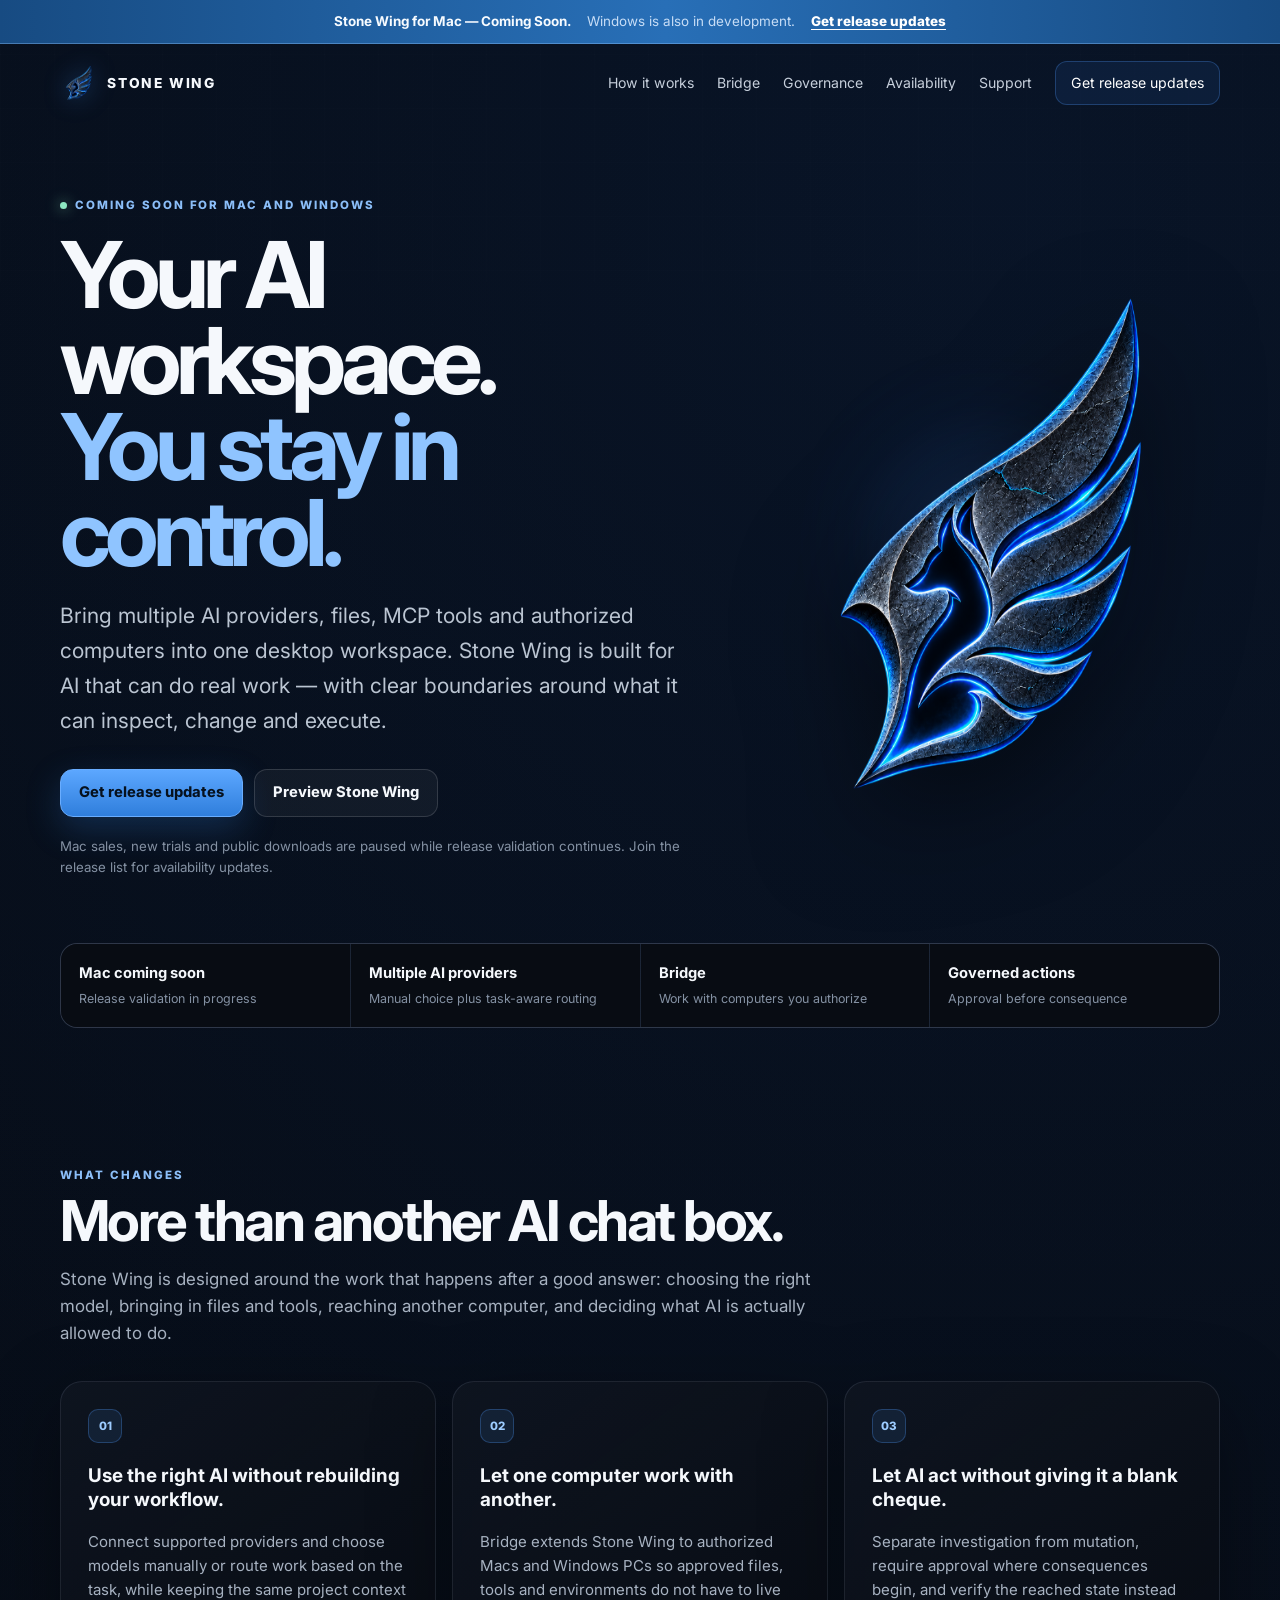
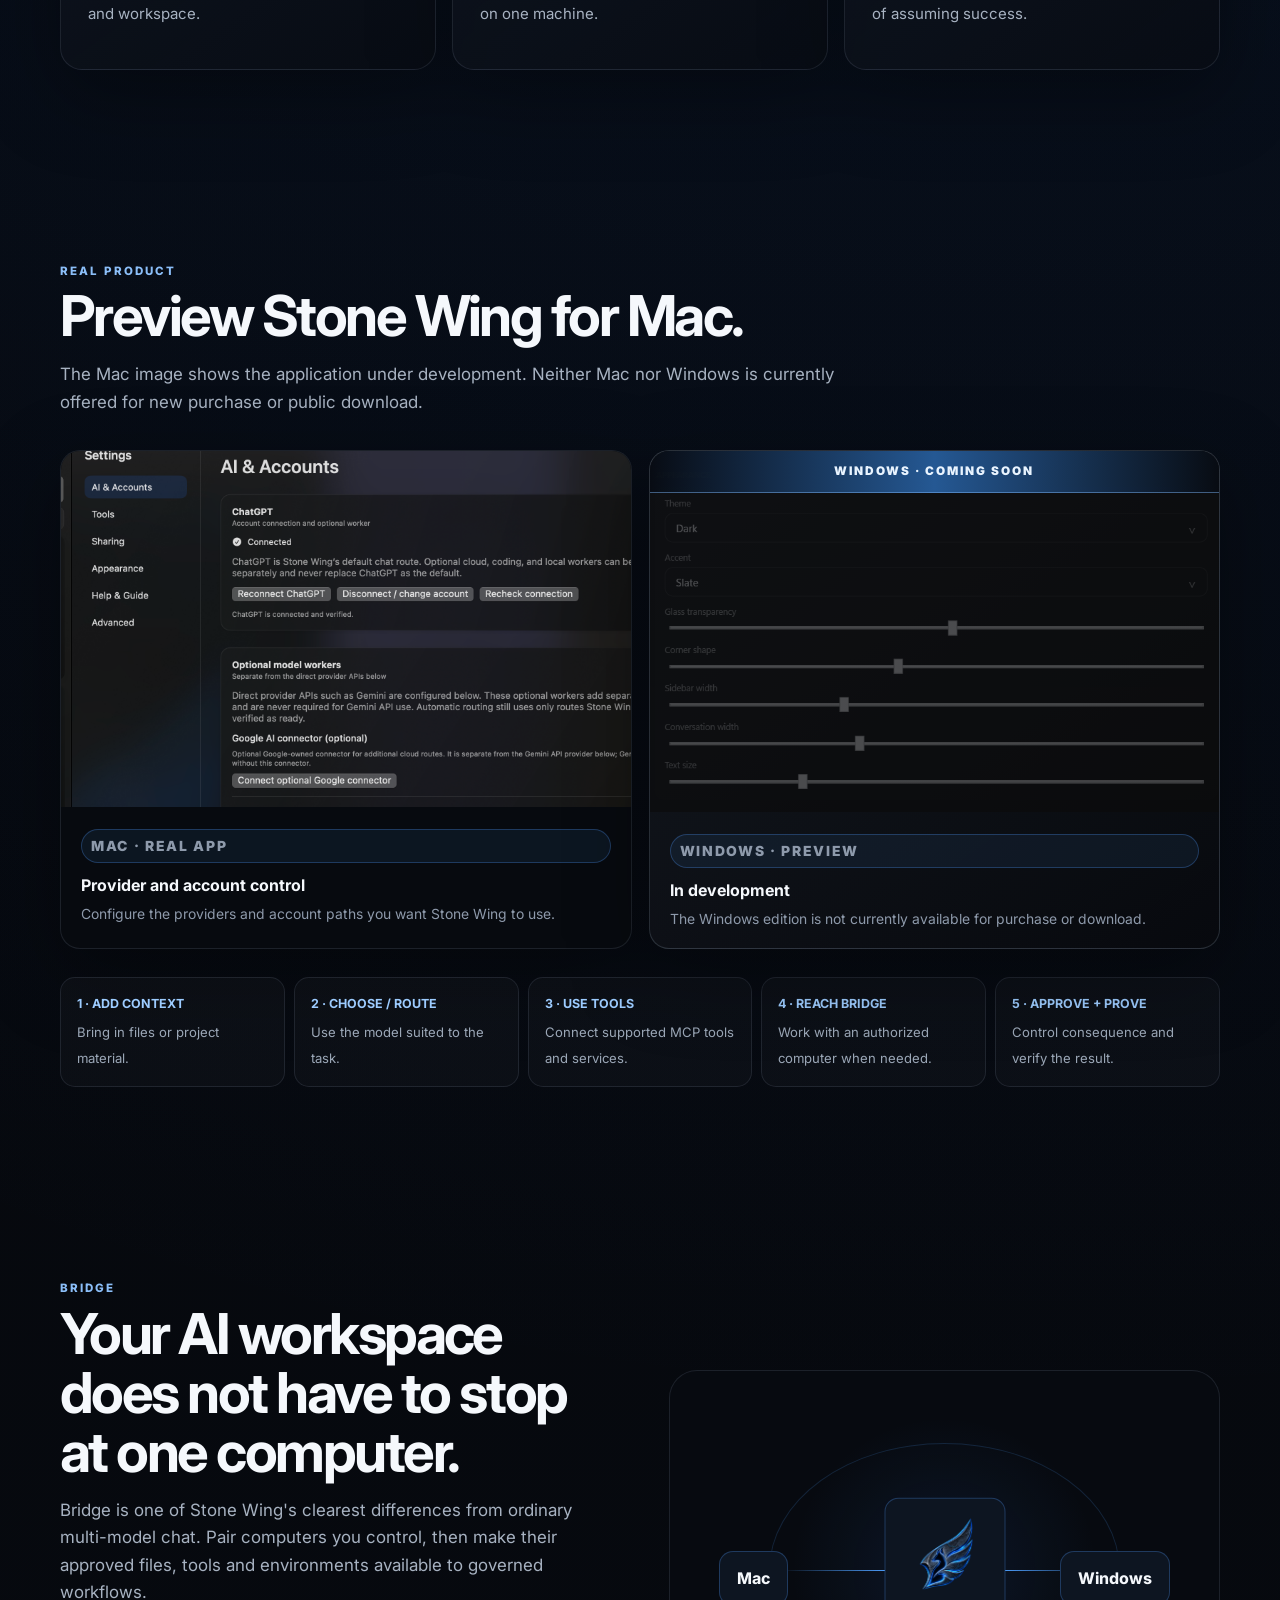
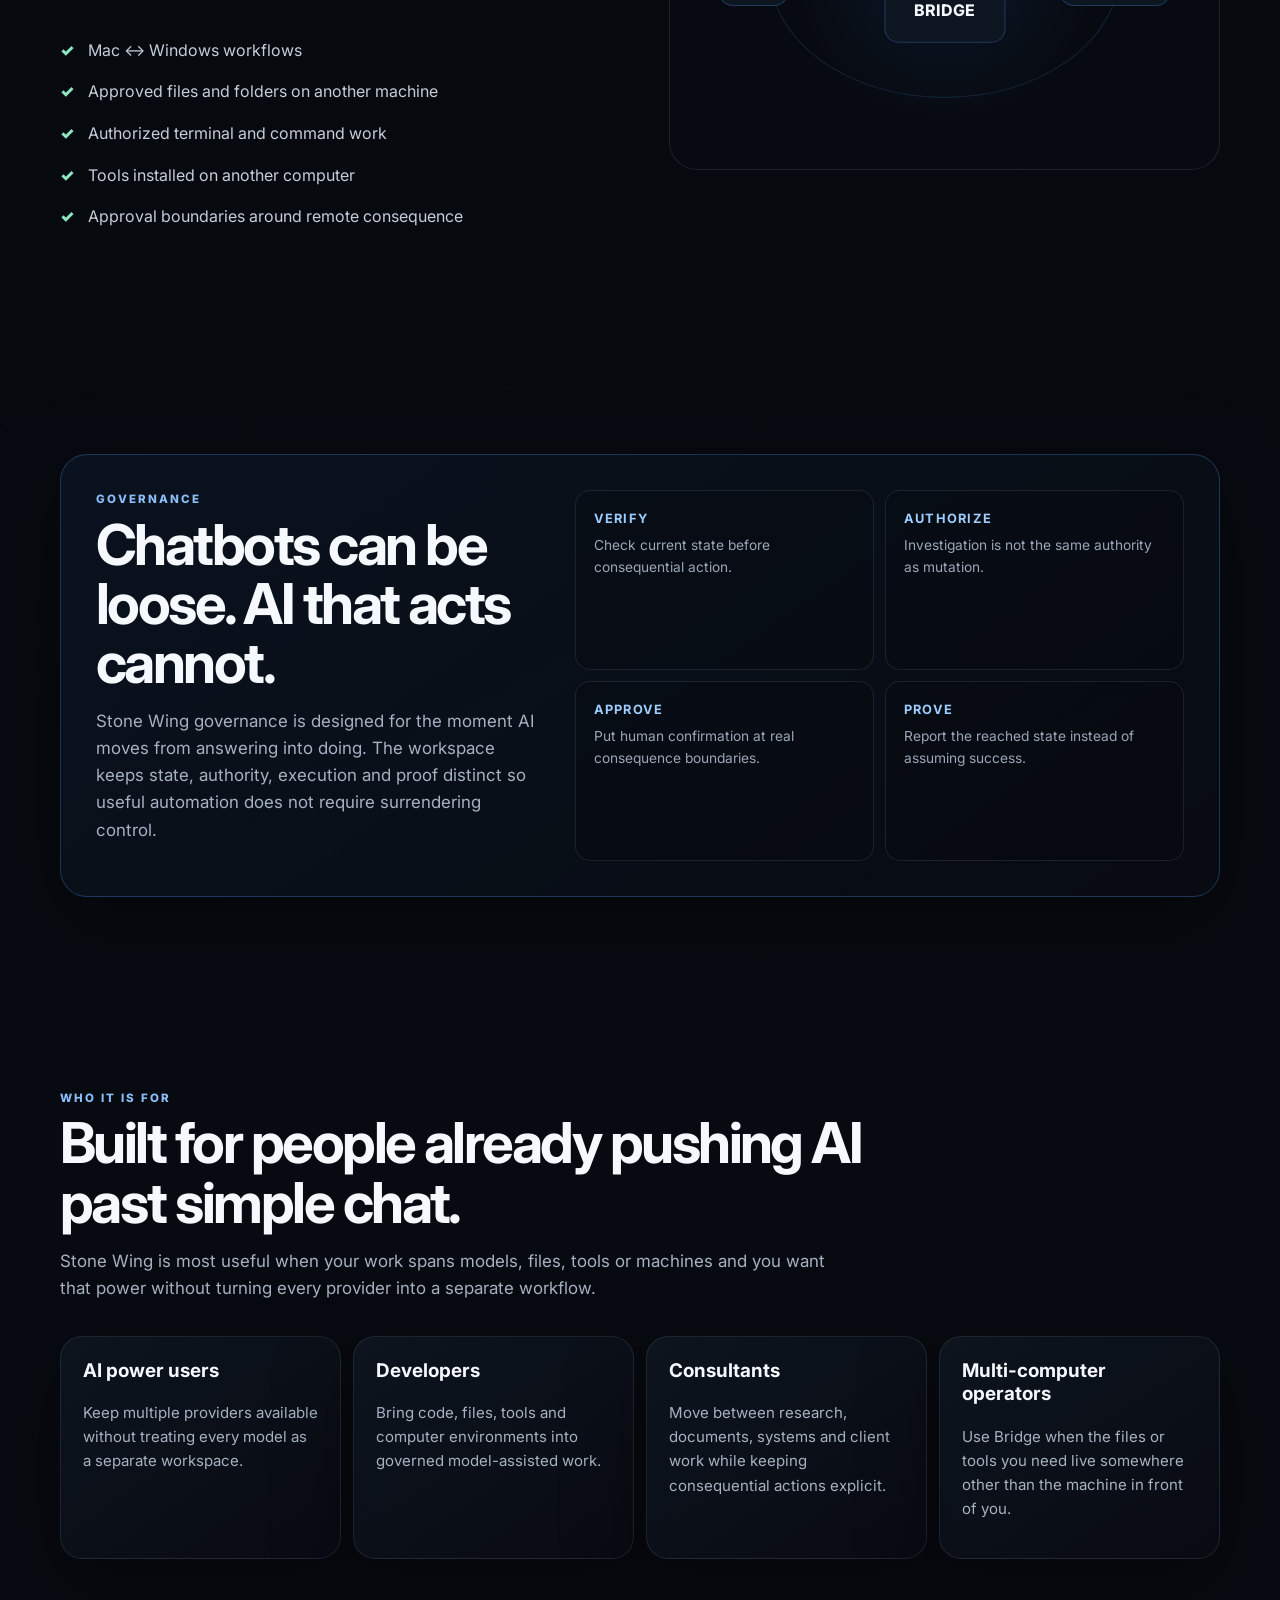
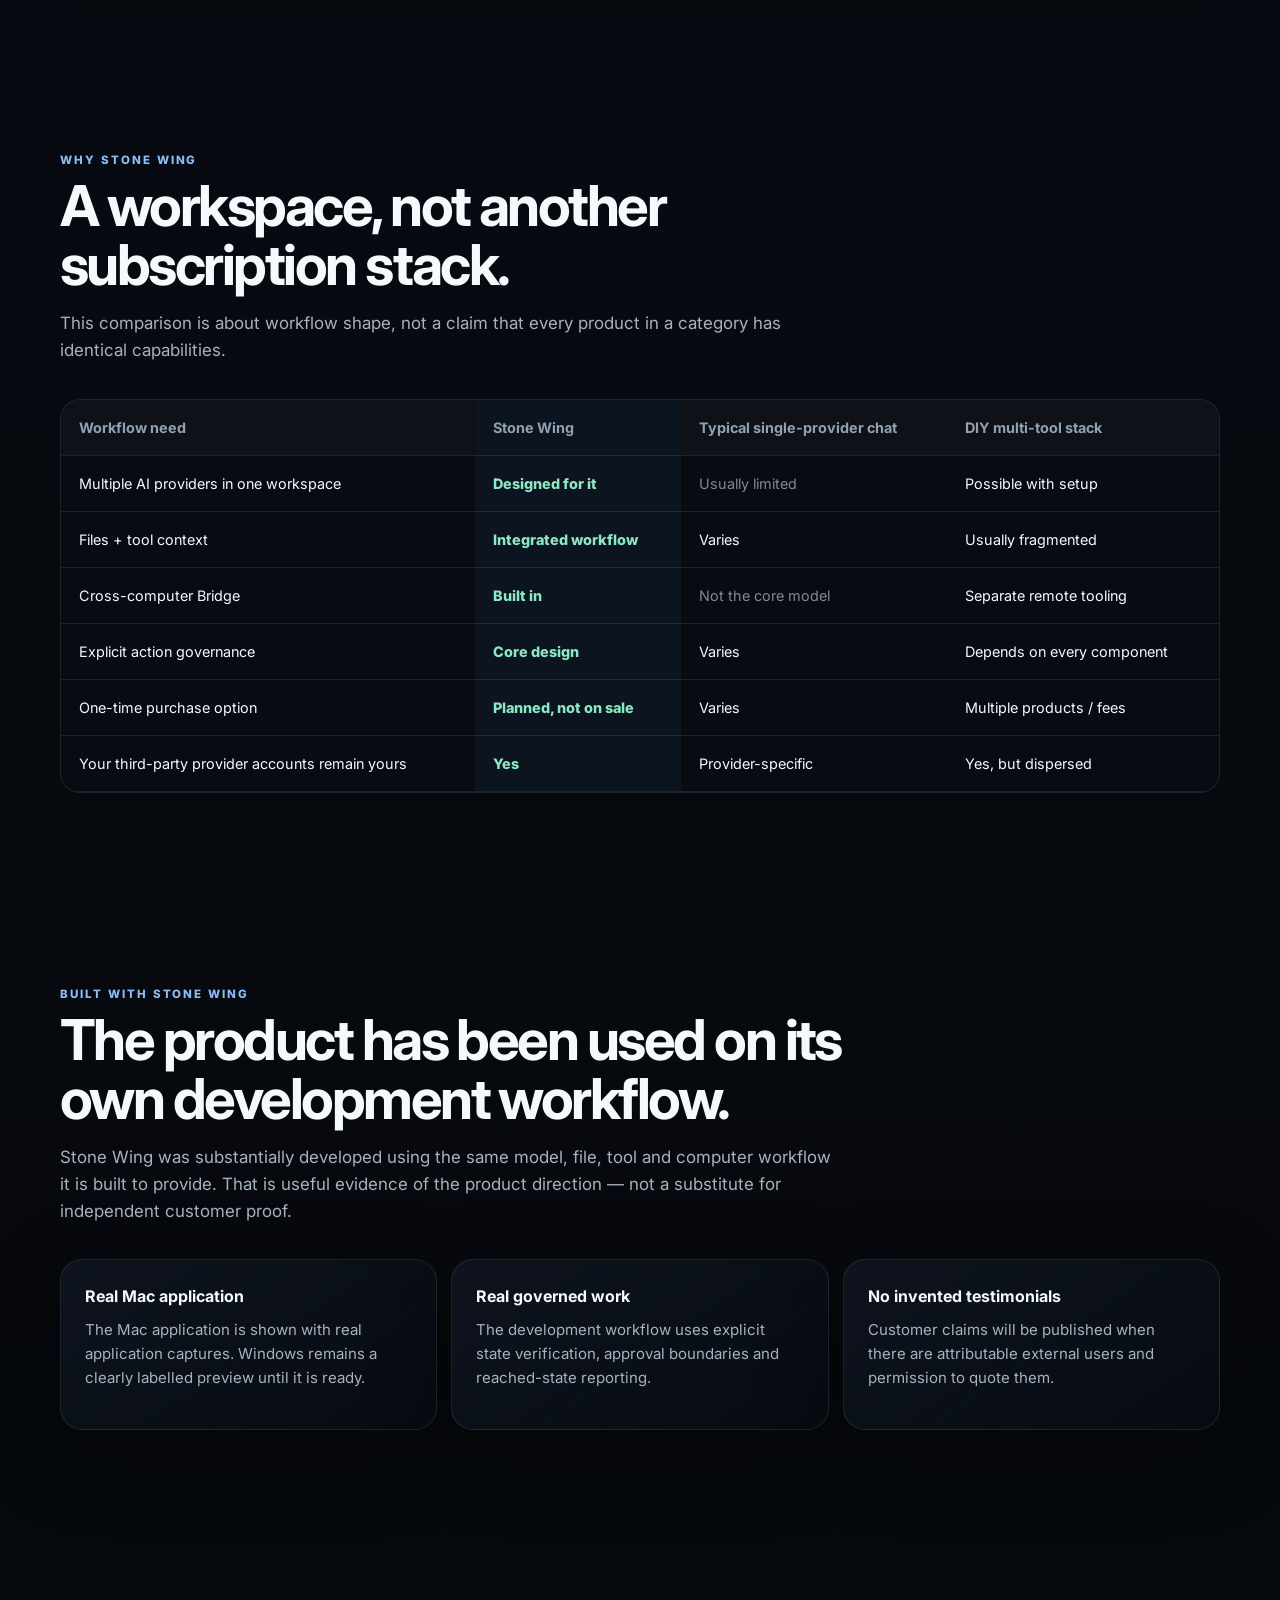
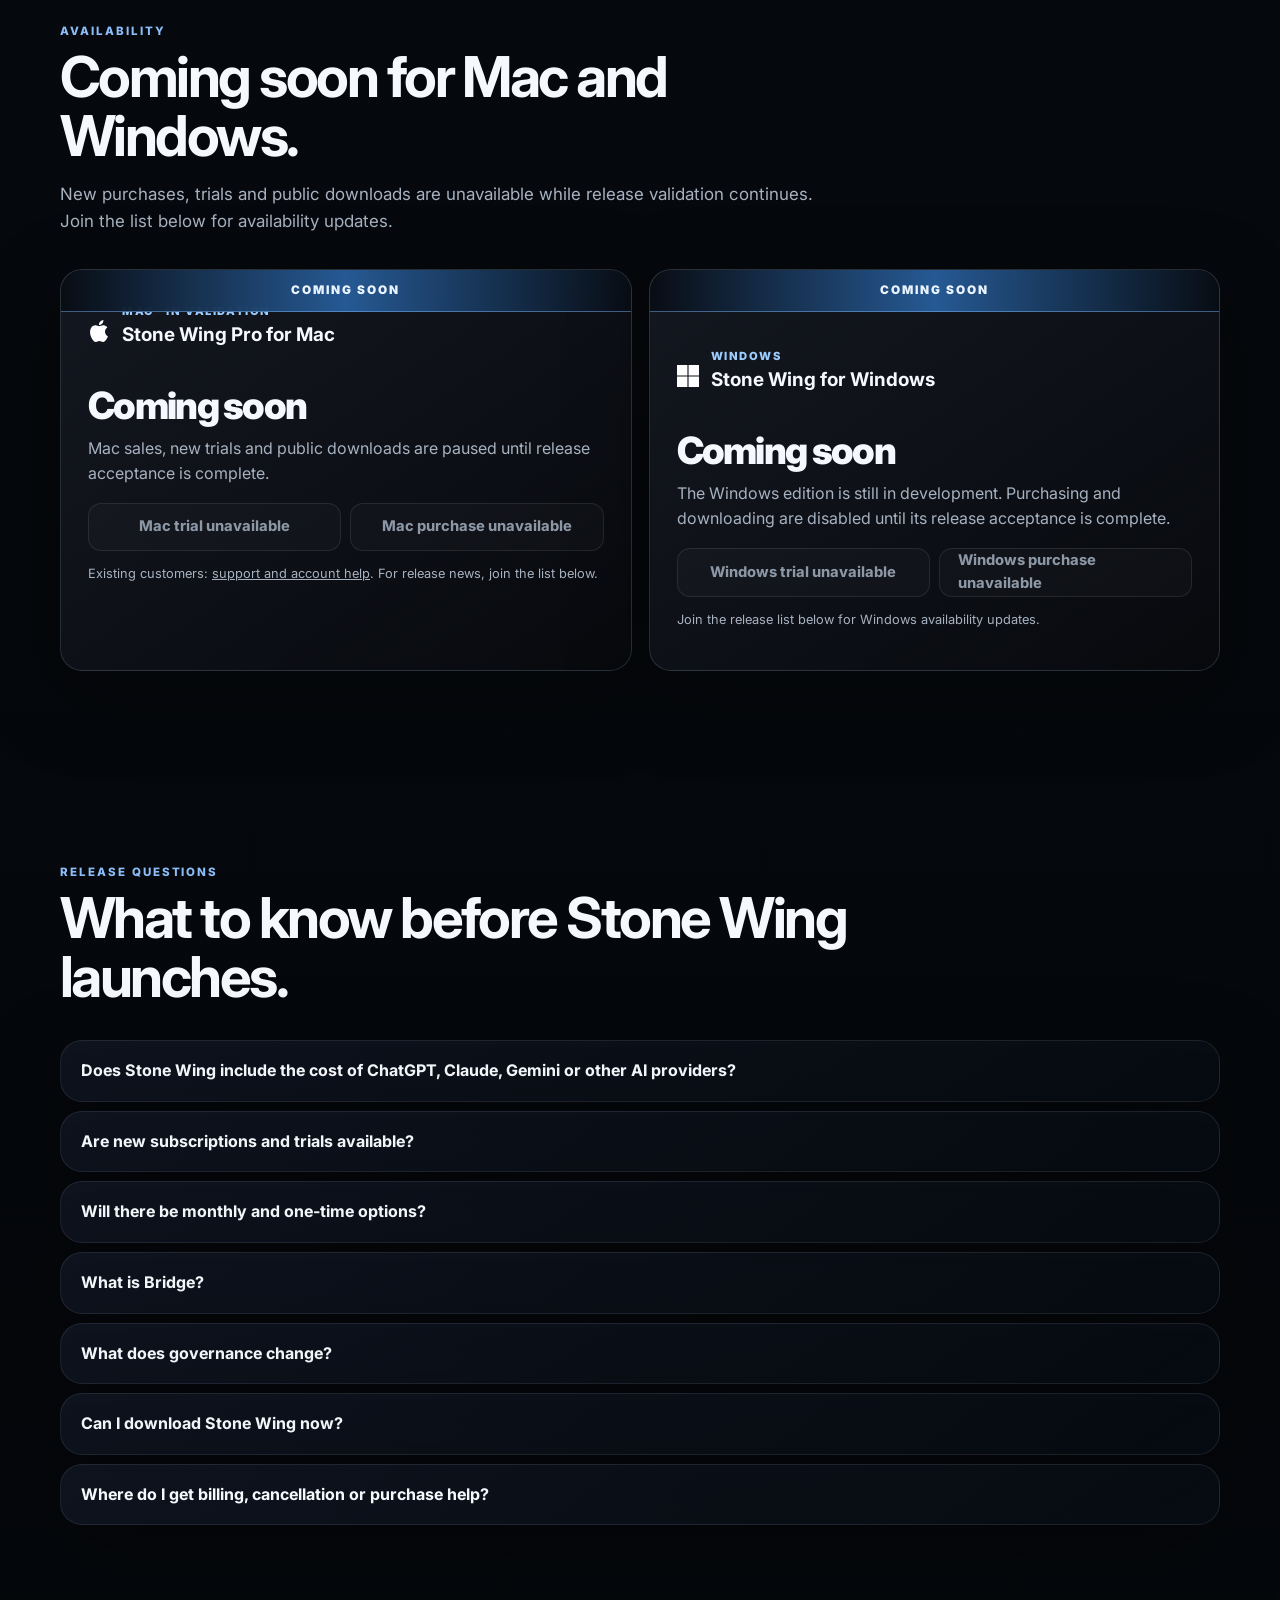
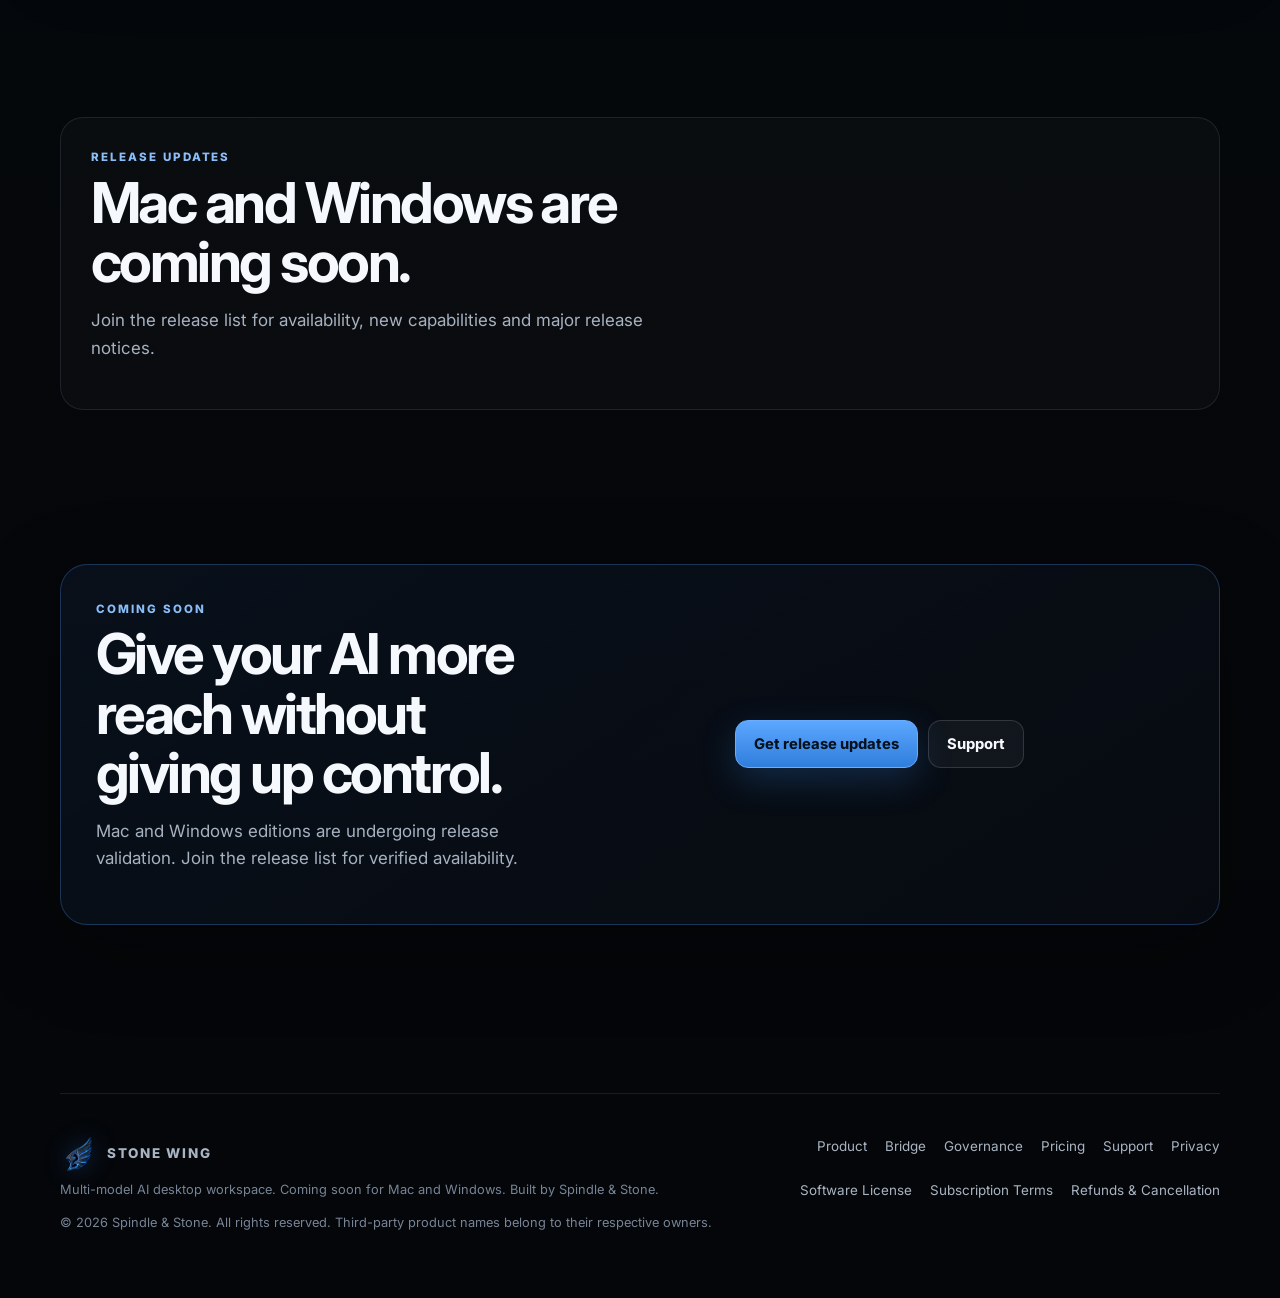
<file: index.html>
<!doctype html>
<html lang="en">
<head>
<meta charset="utf-8">
<meta name="viewport" content="width=device-width,initial-scale=1">
<meta name="description" content="Stone Wing for Mac and Windows is coming soon. Explore a local-first desktop AI workspace for models, files, tools and governed computer actions.">
<link rel="canonical" href="https://spindleandstone.com/">
<meta property="og:title" content="Stone Wing — Coming Soon for Mac and Windows">
<meta property="og:description" content="Your AI models, files, tools and computers in one desktop workspace. You stay in control.">
<meta property="og:type" content="website">
<meta property="og:url" content="https://spindleandstone.com/">
<meta property="og:image" content="https://spindleandstone.com/stone-wing-mark.png">
<title>Stone Wing — Coming Soon for Mac and Windows</title>
<link rel="preconnect" href="https://fonts.googleapis.com">
<link rel="preconnect" href="https://fonts.gstatic.com" crossorigin>
<link href="https://fonts.googleapis.com/css2?family=Inter:wght@400;500;600;700;800&display=swap" rel="stylesheet">
<link rel="icon" type="image/png" href="stone-wing-mark.png">
<link rel="stylesheet" href="styles.css?v=20261013-mac-release">
<link rel="stylesheet" href="release.css?v=20261013-mac-release">
<script type="application/ld+json">{"@context":"https://schema.org","@type":"SoftwareApplication","name":"Stone Wing Pro","applicationCategory":"BusinessApplication","operatingSystem":"macOS, Windows","description":"A governed AI desktop workspace in development, designed for models, files, tools and connected computers.","url":"https://spindleandstone.com/"}</script>
<script src="script.js?v=20261013-mac-release" defer></script>
</head>
<body>
<div class="release-banner"><strong>Stone Wing for Mac — Coming Soon.</strong><span>Windows is also in development.</span><a href="#updates">Get release updates</a></div>
<header class="nav shell">
  <a href="#top" class="brand" aria-label="Stone Wing home"><img src="stone-wing-mark.png" alt="" width="36" height="36"><span>STONE WING</span></a>
  <nav aria-label="Primary navigation"><a href="#how">How it works</a><a href="#bridge">Bridge</a><a href="#governance">Governance</a><a href="#pricing">Availability</a><a href="support.html">Support</a><a class="nav-cta" href="#updates">Get release updates</a></nav>
</header>
<main id="top">
<section class="hero shell">
  <div class="hero-grid">
    <div>
      <div class="eyebrow"><span class="dot"></span> COMING SOON FOR MAC AND WINDOWS</div>
      <h1>Your AI workspace.<br><span>You stay in control.</span></h1>
      <p class="hero-copy">Bring multiple AI providers, files, MCP tools and authorized computers into one desktop workspace. Stone Wing is built for AI that can do real work — with clear boundaries around what it can inspect, change and execute.</p>
      <div class="hero-actions"><a class="button primary" data-cta="hero-updates" href="#updates">Get release updates</a><a class="button secondary" data-cta="hero-proof" href="#proof">Preview Stone Wing</a></div>
      <p class="microcopy">Mac sales, new trials and public downloads are paused while release validation continues. Join the release list for availability updates.</p>
    </div>
    <div class="hero-art"><img src="stone-wing-mark.png" alt="Stone Wing fox and wing emblem" width="520" height="520" fetchpriority="high"></div>
  </div>
  <div class="trust-strip" aria-label="Stone Wing product highlights">
    <div><strong>Mac coming soon</strong><span>Release validation in progress</span></div>
    <div><strong>Multiple AI providers</strong><span>Manual choice plus task-aware routing</span></div>
    <div><strong>Bridge</strong><span>Work with computers you authorize</span></div>
    <div><strong>Governed actions</strong><span>Approval before consequence</span></div>
  </div>
</section>

<section id="how" class="section shell reveal">
  <div class="section-heading"><div class="kicker">WHAT CHANGES</div><h2>More than another AI chat box.</h2><p>Stone Wing is designed around the work that happens after a good answer: choosing the right model, bringing in files and tools, reaching another computer, and deciding what AI is actually allowed to do.</p></div>
  <div class="outcome-grid">
    <article class="outcome"><div class="num">01</div><h3>Use the right AI without rebuilding your workflow.</h3><p>Connect supported providers and choose models manually or route work based on the task, while keeping the same project context and workspace.</p></article>
    <article class="outcome"><div class="num">02</div><h3>Let one computer work with another.</h3><p>Bridge extends Stone Wing to authorized Macs and Windows PCs so approved files, tools and environments do not have to live on one machine.</p></article>
    <article class="outcome"><div class="num">03</div><h3>Let AI act without giving it a blank cheque.</h3><p>Separate investigation from mutation, require approval where consequences begin, and verify the reached state instead of assuming success.</p></article>
  </div>
</section>

<section id="proof" class="section shell reveal">
  <div class="section-heading"><div class="kicker">REAL PRODUCT</div><h2>Preview Stone Wing for Mac.</h2><p>The Mac image shows the application under development. Neither Mac nor Windows is currently offered for new purchase or public download.</p></div>
  <div class="screens">
    <article class="screen-card"><a href="stone-wing-mac-app.png" target="_blank" rel="noopener"><img src="stone-wing-mac-app.png" alt="Stone Wing for Mac application settings screen" loading="lazy"></a><div class="screen-caption"><span class="pill">MAC · REAL APP</span><strong>Provider and account control</strong><span>Configure the providers and account paths you want Stone Wing to use.</span></div></article>
    <article class="screen-card unavailable-card"><div class="coming-soon-ribbon">WINDOWS · COMING SOON</div><img src="stone-wing-windows-app.png" alt="Preview of Stone Wing for Windows, coming soon" loading="lazy"><div class="screen-caption"><span class="pill">WINDOWS · PREVIEW</span><strong>In development</strong><span>The Windows edition is not currently available for purchase or download.</span></div></article>
  </div>
  <div class="proof-flow" aria-label="Example Stone Wing workflow"><div class="proof-step"><b>1 · ADD CONTEXT</b><span>Bring in files or project material.</span></div><div class="proof-step"><b>2 · CHOOSE / ROUTE</b><span>Use the model suited to the task.</span></div><div class="proof-step"><b>3 · USE TOOLS</b><span>Connect supported MCP tools and services.</span></div><div class="proof-step"><b>4 · REACH BRIDGE</b><span>Work with an authorized computer when needed.</span></div><div class="proof-step"><b>5 · APPROVE + PROVE</b><span>Control consequence and verify the result.</span></div></div>
</section>

<section id="bridge" class="section shell reveal">
  <div class="split">
    <div><div class="kicker">BRIDGE</div><h2>Your AI workspace does not have to stop at one computer.</h2><p class="section-intro">Bridge is one of Stone Wing's clearest differences from ordinary multi-model chat. Pair computers you control, then make their approved files, tools and environments available to governed workflows.</p><ul class="checklist"><li>Mac ↔ Windows workflows</li><li>Approved files and folders on another machine</li><li>Authorized terminal and command work</li><li>Tools installed on another computer</li><li>Approval boundaries around remote consequence</li></ul></div>
    <div class="bridge-diagram" aria-label="Stone Wing Bridge connecting a Mac and Windows PC"><div class="ring"></div><div class="bridge-line"></div><div class="node mac">Mac</div><div class="node center"><img src="stone-wing-mark.png" alt="" width="75" height="75"><span>BRIDGE</span></div><div class="node win">Windows</div></div>
  </div>
</section>

<section id="governance" class="section shell reveal">
  <div class="gov-panel"><div><div class="kicker">GOVERNANCE</div><h2>Chatbots can be loose. AI that acts cannot.</h2><p class="section-intro">Stone Wing governance is designed for the moment AI moves from answering into doing. The workspace keeps state, authority, execution and proof distinct so useful automation does not require surrendering control.</p></div><div class="gov-steps"><div><strong>VERIFY</strong><span>Check current state before consequential action.</span></div><div><strong>AUTHORIZE</strong><span>Investigation is not the same authority as mutation.</span></div><div><strong>APPROVE</strong><span>Put human confirmation at real consequence boundaries.</span></div><div><strong>PROVE</strong><span>Report the reached state instead of assuming success.</span></div></div></div>
</section>

<section class="section shell reveal">
  <div class="section-heading"><div class="kicker">WHO IT IS FOR</div><h2>Built for people already pushing AI past simple chat.</h2><p>Stone Wing is most useful when your work spans models, files, tools or machines and you want that power without turning every provider into a separate workflow.</p></div>
  <div class="use-grid"><article class="card"><h3>AI power users</h3><p>Keep multiple providers available without treating every model as a separate workspace.</p></article><article class="card"><h3>Developers</h3><p>Bring code, files, tools and computer environments into governed model-assisted work.</p></article><article class="card"><h3>Consultants</h3><p>Move between research, documents, systems and client work while keeping consequential actions explicit.</p></article><article class="card"><h3>Multi-computer operators</h3><p>Use Bridge when the files or tools you need live somewhere other than the machine in front of you.</p></article></div>
</section>

<section id="compare" class="section shell reveal">
  <div class="section-heading"><div class="kicker">WHY STONE WING</div><h2>A workspace, not another subscription stack.</h2><p>This comparison is about workflow shape, not a claim that every product in a category has identical capabilities.</p></div>
  <div class="compare-wrap"><table class="compare"><thead><tr><th>Workflow need</th><th>Stone Wing</th><th>Typical single-provider chat</th><th>DIY multi-tool stack</th></tr></thead><tbody><tr><td>Multiple AI providers in one workspace</td><td class="yes">Designed for it</td><td class="muted">Usually limited</td><td>Possible with setup</td></tr><tr><td>Files + tool context</td><td class="yes">Integrated workflow</td><td>Varies</td><td>Usually fragmented</td></tr><tr><td>Cross-computer Bridge</td><td class="yes">Built in</td><td class="muted">Not the core model</td><td>Separate remote tooling</td></tr><tr><td>Explicit action governance</td><td class="yes">Core design</td><td>Varies</td><td>Depends on every component</td></tr><tr><td>One-time purchase option</td><td class="yes">Planned, not on sale</td><td>Varies</td><td>Multiple products / fees</td></tr><tr><td>Your third-party provider accounts remain yours</td><td class="yes">Yes</td><td>Provider-specific</td><td>Yes, but dispersed</td></tr></tbody></table></div>
</section>

<section class="section shell reveal">
  <div class="section-heading"><div class="kicker">BUILT WITH STONE WING</div><h2>The product has been used on its own development workflow.</h2><p>Stone Wing was substantially developed using the same model, file, tool and computer workflow it is built to provide. That is useful evidence of the product direction — not a substitute for independent customer proof.</p></div>
  <div class="proof-grid"><article class="proof-card"><strong>Real Mac application</strong><p>The Mac application is shown with real application captures. Windows remains a clearly labelled preview until it is ready.</p></article><article class="proof-card"><strong>Real governed work</strong><p>The development workflow uses explicit state verification, approval boundaries and reached-state reporting.</p></article><article class="proof-card"><strong>No invented testimonials</strong><p>Customer claims will be published when there are attributable external users and permission to quote them.</p></article></div>
</section>

<section id="pricing" class="section shell reveal">
  <div class="section-heading"><div class="kicker">AVAILABILITY</div><h2>Coming soon for Mac and Windows.</h2><p>New purchases, trials and public downloads are unavailable while release validation continues. Join the list below for availability updates.</p></div>
  <div class="pricing-grid">
    <article class="price-card unavailable-card" aria-disabled="true"><div class="coming-soon-ribbon">COMING SOON</div><div class="platform-title"><img src="apple.svg" alt="" width="22" height="22"><div><span class="trial-label">MAC · IN VALIDATION</span><h3>Stone Wing Pro for Mac</h3></div></div><div class="price">Coming soon</div><p>Mac sales, new trials and public downloads are paused until release acceptance is complete.</p><div class="price-actions"><span class="button disabled" aria-disabled="true">Mac trial unavailable</span><span class="button disabled" aria-disabled="true">Mac purchase unavailable</span></div><p class="price-note">Existing customers: <a href="support.html">support and account help</a>. For release news, join the list below.</p></article>
    <article class="price-card unavailable-card windows-coming-soon" aria-disabled="true"><div class="coming-soon-ribbon">COMING SOON</div><div class="platform-title"><img src="windows.svg" alt="" width="22" height="22"><div><span class="trial-label">WINDOWS</span><h3>Stone Wing for Windows</h3></div></div><div class="price">Coming soon</div><p>The Windows edition is still in development. Purchasing and downloading are disabled until its release acceptance is complete.</p><div class="price-actions"><span class="button disabled" aria-disabled="true">Windows trial unavailable</span><span class="button disabled" aria-disabled="true">Windows purchase unavailable</span></div><p class="price-note">Join the release list below for Windows availability updates.</p></article>
  </div>
</section>

<section class="section shell reveal">
  <div class="section-heading"><div class="kicker">RELEASE QUESTIONS</div><h2>What to know before Stone Wing launches.</h2></div>
  <div class="faq">
    <details><summary>Does Stone Wing include the cost of ChatGPT, Claude, Gemini or other AI providers?</summary><p>No. Stone Wing is the desktop workspace. Third-party provider pricing, free tiers, API usage and limits remain controlled by those providers unless a checkout offer expressly says otherwise.</p></details>
    <details><summary>Are new subscriptions and trials available?</summary><p>No. New Mac and Windows purchases and trials are paused during release validation. Existing subscribers can manage their accounts through <a href="support.html">support</a>.</p></details>
    <details><summary>Will there be monthly and one-time options?</summary><p>Monthly and one-time options are planned, with final prices and availability to be confirmed before sales reopen.</p></details>
    <details><summary>What is Bridge?</summary><p>Bridge lets Stone Wing work with computers you authorize so approved files, tools and environments can participate in the workflow even when they are on another Mac or Windows PC.</p></details>
    <details><summary>What does governance change?</summary><p>Governance keeps investigation, authority, execution and proof distinct. In practical terms, that means consequential actions can require approval and Stone Wing can verify current and reached state instead of treating a proposed action as completed.</p></details>
    <details><summary>Can I download Stone Wing now?</summary><p>No new public Mac or Windows downloads are currently offered. Existing Mac customers should use the original purchase confirmation or contact <a href="support.html">support</a>.</p></details>
    <details><summary>Where do I get billing, cancellation or purchase help?</summary><p>Use the seller contact information included with your Stripe confirmation or receipt and the instructions on the <a href="support.html">Stone Wing Support</a> page.</p></details>
  </div>
</section>

<section id="updates" class="section shell reveal">
  <div class="newsletter"><div><div class="kicker">RELEASE UPDATES</div><h2>Mac and Windows are coming soon.</h2><p class="section-intro">Join the release list for availability, new capabilities and major release notices.</p></div><div class="beehiiv-embed" aria-label="Stone Wing release newsletter signup"><script async src="https://subscribe-forms.beehiiv.com/v3/loader.js" data-beehiiv-form="7b93928a-282a-4bb9-a8aa-40082fe445e2"></script><script async src="https://subscribe-forms.beehiiv.com/attribution.js"></script></div></div>
</section>

<section class="section tight shell reveal"><div class="gov-panel"><div><div class="kicker">COMING SOON</div><h2>Give your AI more reach without giving up control.</h2><p class="section-intro">Mac and Windows editions are undergoing release validation. Join the release list for verified availability.</p></div><div style="display:flex;align-items:center;justify-content:center;gap:10px;flex-wrap:wrap"><a class="button primary" href="#updates">Get release updates</a><a class="button secondary" href="support.html">Support</a></div></div></section>
</main>
<footer class="footer shell"><div class="footer-grid"><div><a href="#top" class="brand"><img src="stone-wing-mark.png" alt="" width="36" height="36"><span>STONE WING</span></a><p>Multi-model AI desktop workspace. Coming soon for Mac and Windows. Built by Spindle & Stone.</p></div><div class="footer-links"><a href="#how">Product</a><a href="#bridge">Bridge</a><a href="#governance">Governance</a><a href="#pricing">Pricing</a><a href="support.html">Support</a><a href="privacy.html">Privacy</a><a href="software-license.html">Software License</a><a href="subscription-terms.html">Subscription Terms</a><a href="refunds.html">Refunds & Cancellation</a></div></div><p class="fine">© 2026 Spindle & Stone. All rights reserved. Third-party product names belong to their respective owners.</p></footer>
</body></html>
</file>
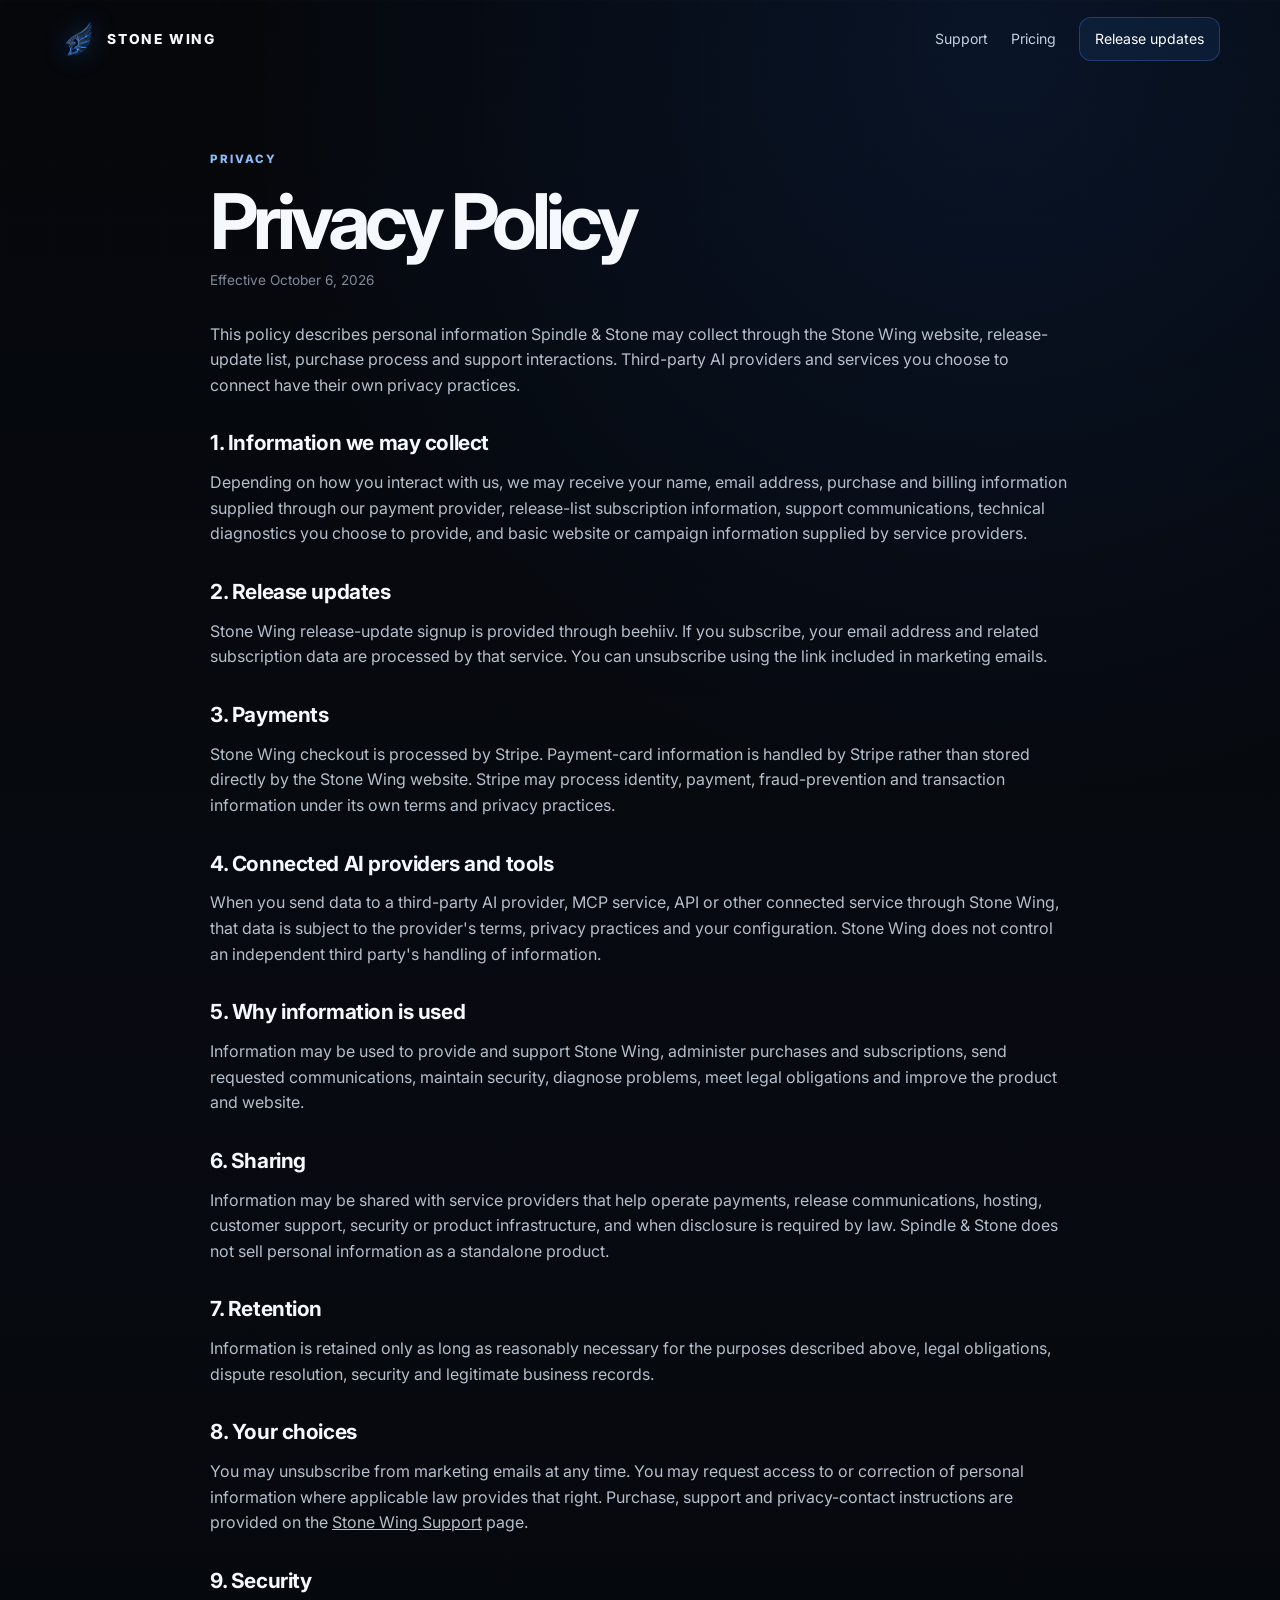
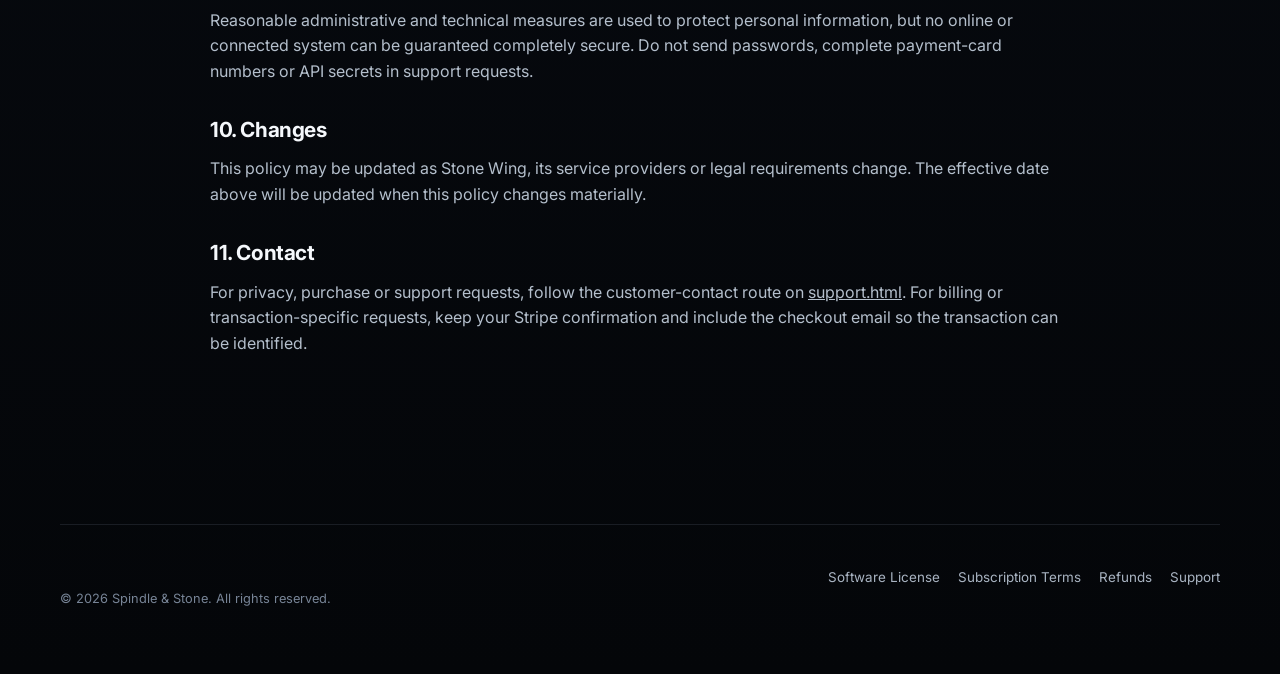
<file: privacy.html>
<!doctype html><html lang="en"><head><meta charset="utf-8"><meta name="viewport" content="width=device-width,initial-scale=1"><meta name="description" content="Stone Wing privacy policy for the website, purchases, release updates and support interactions."><title>Privacy Policy — Stone Wing</title><link rel="preconnect" href="https://fonts.googleapis.com"><link rel="preconnect" href="https://fonts.gstatic.com" crossorigin><link href="https://fonts.googleapis.com/css2?family=Inter:wght@400;500;600;700;800&display=swap" rel="stylesheet"><link rel="icon" type="image/png" href="stone-wing-mark.png"><link rel="stylesheet" href="styles.css?v=20261006-commercial"></head><body><header class="nav shell"><a class="brand" href="index.html"><img src="stone-wing-mark.png" alt=""><span>STONE WING</span></a><nav><a href="support.html">Support</a><a href="index.html#pricing">Pricing</a><a class="nav-cta" href="index.html#updates">Release updates</a></nav></header><main class="shell legal-page"><div class="kicker">PRIVACY</div><h1>Privacy Policy</h1><p class="legal-updated">Effective October 6, 2026</p><p>This policy describes personal information Spindle & Stone may collect through the Stone Wing website, release-update list, purchase process and support interactions. Third-party AI providers and services you choose to connect have their own privacy practices.</p><h2>1. Information we may collect</h2><p>Depending on how you interact with us, we may receive your name, email address, purchase and billing information supplied through our payment provider, release-list subscription information, support communications, technical diagnostics you choose to provide, and basic website or campaign information supplied by service providers.</p><h2>2. Release updates</h2><p>Stone Wing release-update signup is provided through beehiiv. If you subscribe, your email address and related subscription data are processed by that service. You can unsubscribe using the link included in marketing emails.</p><h2>3. Payments</h2><p>Stone Wing checkout is processed by Stripe. Payment-card information is handled by Stripe rather than stored directly by the Stone Wing website. Stripe may process identity, payment, fraud-prevention and transaction information under its own terms and privacy practices.</p><h2>4. Connected AI providers and tools</h2><p>When you send data to a third-party AI provider, MCP service, API or other connected service through Stone Wing, that data is subject to the provider's terms, privacy practices and your configuration. Stone Wing does not control an independent third party's handling of information.</p><h2>5. Why information is used</h2><p>Information may be used to provide and support Stone Wing, administer purchases and subscriptions, send requested communications, maintain security, diagnose problems, meet legal obligations and improve the product and website.</p><h2>6. Sharing</h2><p>Information may be shared with service providers that help operate payments, release communications, hosting, customer support, security or product infrastructure, and when disclosure is required by law. Spindle & Stone does not sell personal information as a standalone product.</p><h2>7. Retention</h2><p>Information is retained only as long as reasonably necessary for the purposes described above, legal obligations, dispute resolution, security and legitimate business records.</p><h2>8. Your choices</h2><p>You may unsubscribe from marketing emails at any time. You may request access to or correction of personal information where applicable law provides that right. Purchase, support and privacy-contact instructions are provided on the <a href="support.html">Stone Wing Support</a> page.</p><h2>9. Security</h2><p>Reasonable administrative and technical measures are used to protect personal information, but no online or connected system can be guaranteed completely secure. Do not send passwords, complete payment-card numbers or API secrets in support requests.</p><h2>10. Changes</h2><p>This policy may be updated as Stone Wing, its service providers or legal requirements change. The effective date above will be updated when this policy changes materially.</p><h2>11. Contact</h2><p>For privacy, purchase or support requests, follow the customer-contact route on <a href="support.html">support.html</a>. For billing or transaction-specific requests, keep your Stripe confirmation and include the checkout email so the transaction can be identified.</p></main><footer class="footer shell"><div class="footer-links"><a href="software-license.html">Software License</a><a href="subscription-terms.html">Subscription Terms</a><a href="refunds.html">Refunds</a><a href="support.html">Support</a></div><p class="fine">© 2026 Spindle & Stone. All rights reserved.</p></footer></body></html>
</file>
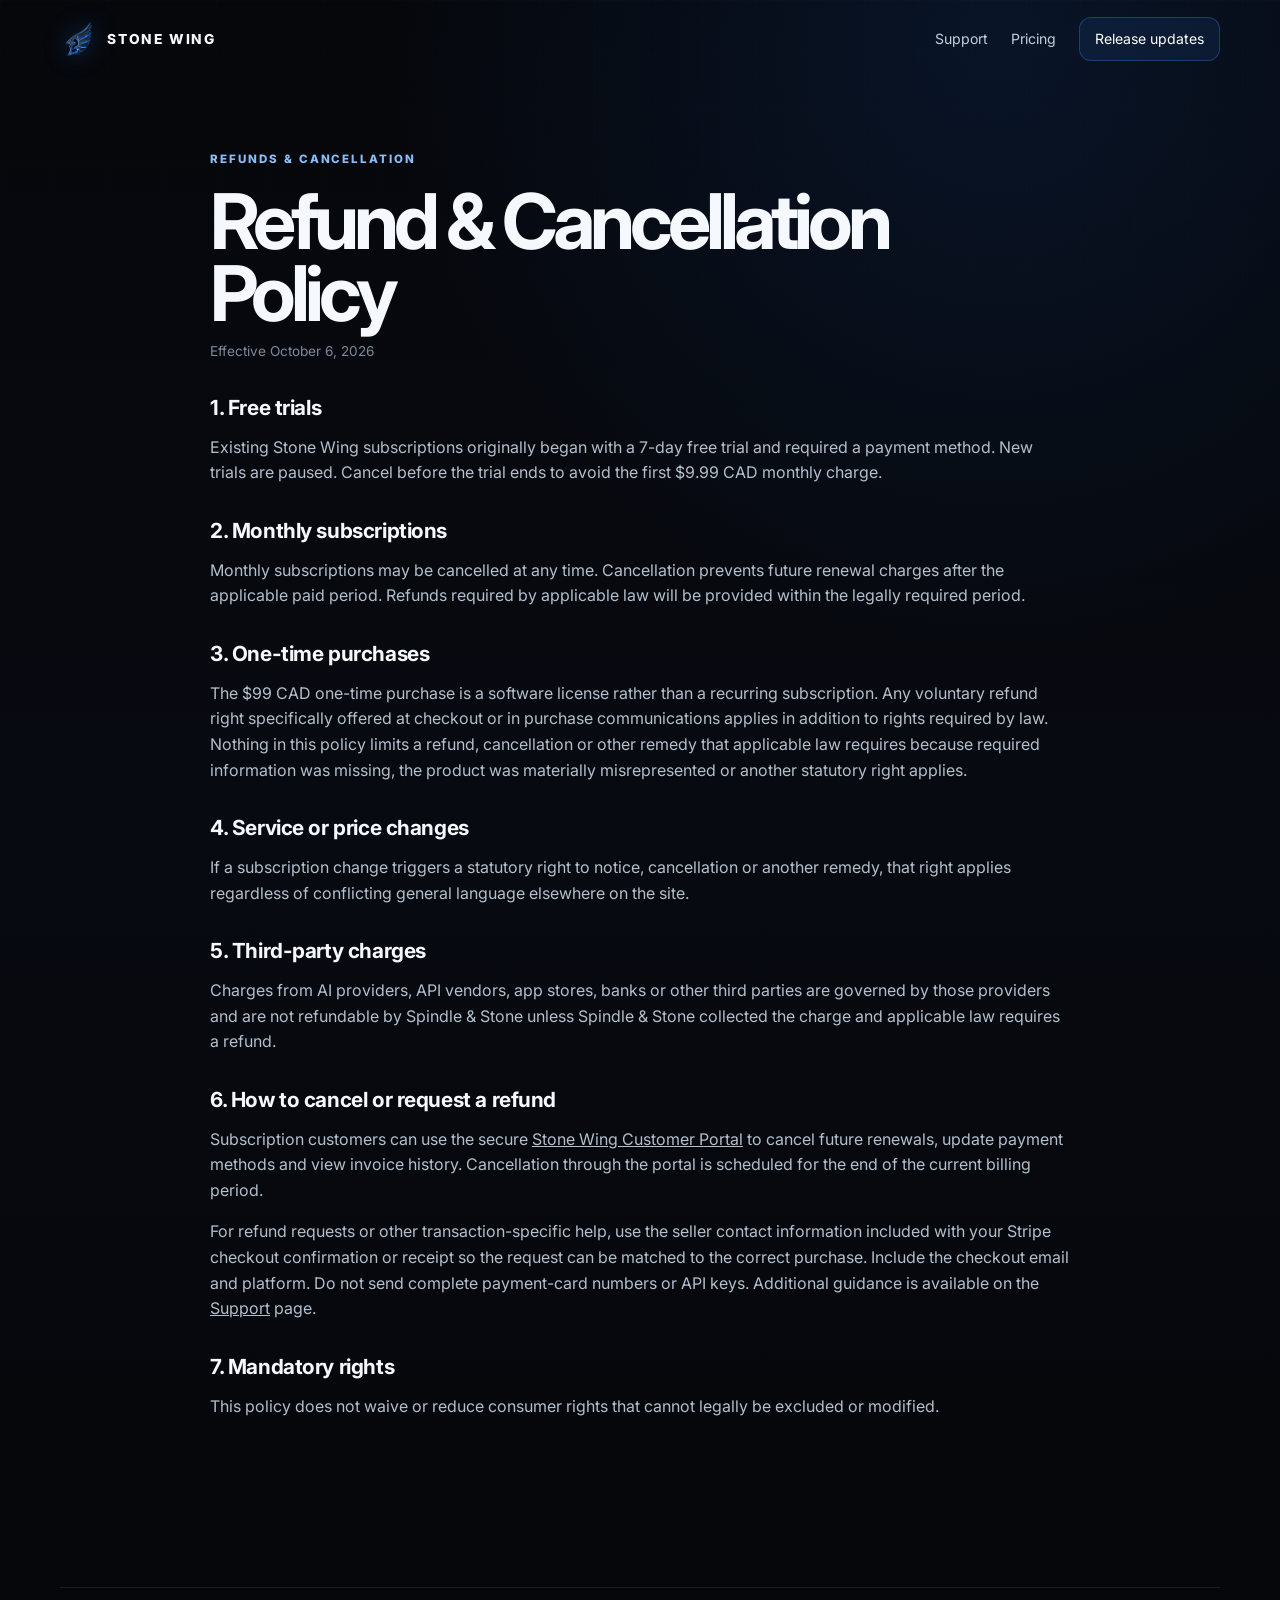
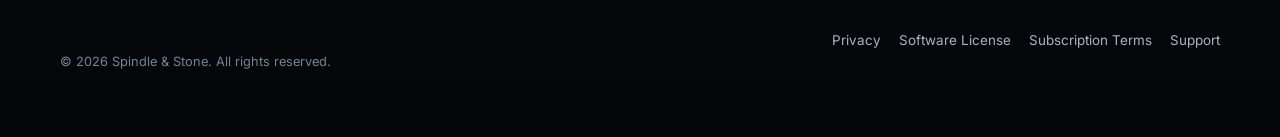
<file: refunds.html>
<!doctype html><html lang="en"><head><meta charset="utf-8"><meta name="viewport" content="width=device-width,initial-scale=1"><meta name="description" content="Stone Wing refund and cancellation policy for monthly subscriptions and one-time licenses."><title>Refund & Cancellation Policy — Stone Wing</title><link rel="preconnect" href="https://fonts.googleapis.com"><link rel="preconnect" href="https://fonts.gstatic.com" crossorigin><link href="https://fonts.googleapis.com/css2?family=Inter:wght@400;500;600;700;800&display=swap" rel="stylesheet"><link rel="icon" type="image/png" href="stone-wing-mark.png"><link rel="stylesheet" href="styles.css?v=20261006-commercial"></head><body><header class="nav shell"><a class="brand" href="index.html"><img src="stone-wing-mark.png" alt=""><span>STONE WING</span></a><nav><a href="support.html">Support</a><a href="index.html#pricing">Pricing</a><a class="nav-cta" href="index.html#updates">Release updates</a></nav></header><main class="shell legal-page"><div class="kicker">REFUNDS & CANCELLATION</div><h1>Refund & Cancellation Policy</h1><p class="legal-updated">Effective October 6, 2026</p><h2>1. Free trials</h2><p>Existing Stone Wing subscriptions originally began with a 7-day free trial and required a payment method. New trials are paused. Cancel before the trial ends to avoid the first $9.99 CAD monthly charge.</p><h2>2. Monthly subscriptions</h2><p>Monthly subscriptions may be cancelled at any time. Cancellation prevents future renewal charges after the applicable paid period. Refunds required by applicable law will be provided within the legally required period.</p><h2>3. One-time purchases</h2><p>The $99 CAD one-time purchase is a software license rather than a recurring subscription. Any voluntary refund right specifically offered at checkout or in purchase communications applies in addition to rights required by law. Nothing in this policy limits a refund, cancellation or other remedy that applicable law requires because required information was missing, the product was materially misrepresented or another statutory right applies.</p><h2>4. Service or price changes</h2><p>If a subscription change triggers a statutory right to notice, cancellation or another remedy, that right applies regardless of conflicting general language elsewhere on the site.</p><h2>5. Third-party charges</h2><p>Charges from AI providers, API vendors, app stores, banks or other third parties are governed by those providers and are not refundable by Spindle & Stone unless Spindle & Stone collected the charge and applicable law requires a refund.</p><h2>6. How to cancel or request a refund</h2><p>Subscription customers can use the secure <a href="https://billing.stripe.com/p/login/bJeaEW421dL41ajfp05c400">Stone Wing Customer Portal</a> to cancel future renewals, update payment methods and view invoice history. Cancellation through the portal is scheduled for the end of the current billing period.</p><p>For refund requests or other transaction-specific help, use the seller contact information included with your Stripe checkout confirmation or receipt so the request can be matched to the correct purchase. Include the checkout email and platform. Do not send complete payment-card numbers or API keys. Additional guidance is available on the <a href="support.html">Support</a> page.</p><h2>7. Mandatory rights</h2><p>This policy does not waive or reduce consumer rights that cannot legally be excluded or modified.</p></main><footer class="footer shell"><div class="footer-links"><a href="privacy.html">Privacy</a><a href="software-license.html">Software License</a><a href="subscription-terms.html">Subscription Terms</a><a href="support.html">Support</a></div><p class="fine">© 2026 Spindle & Stone. All rights reserved.</p></footer></body></html>
</file>
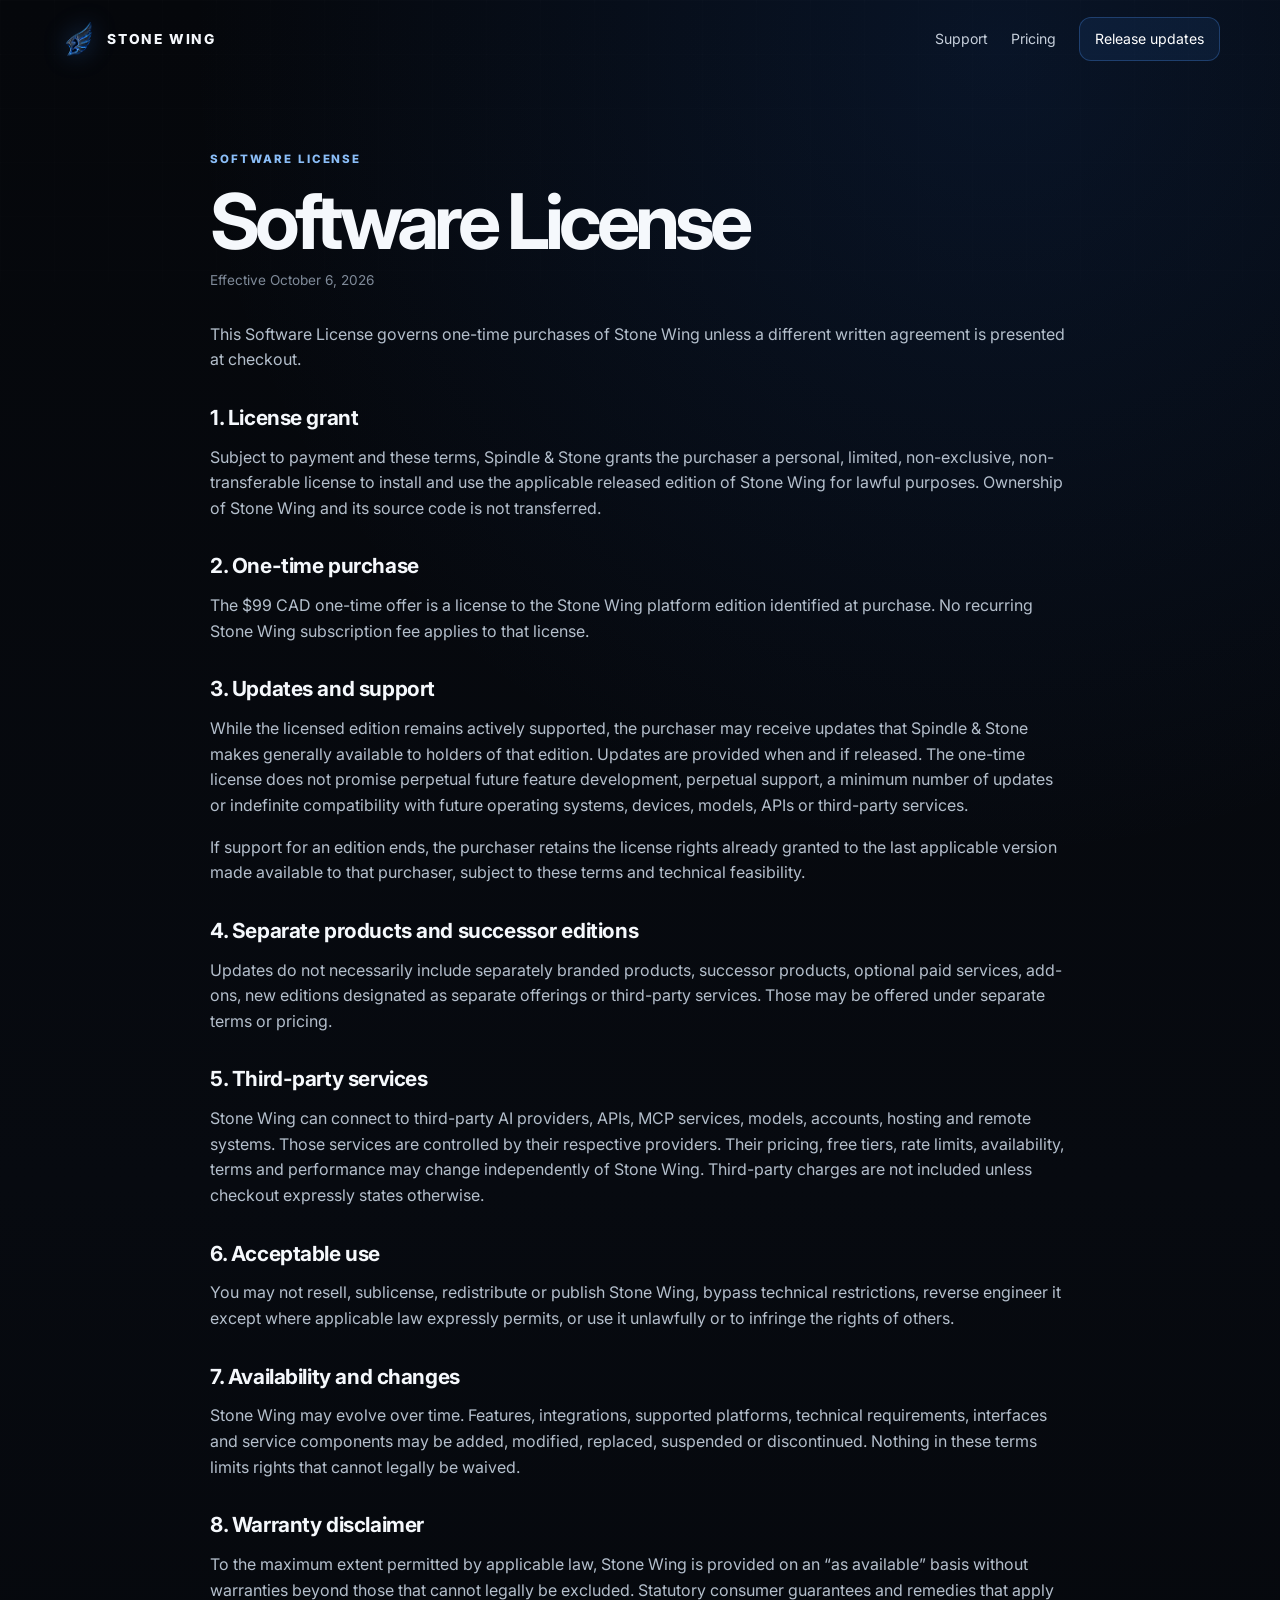
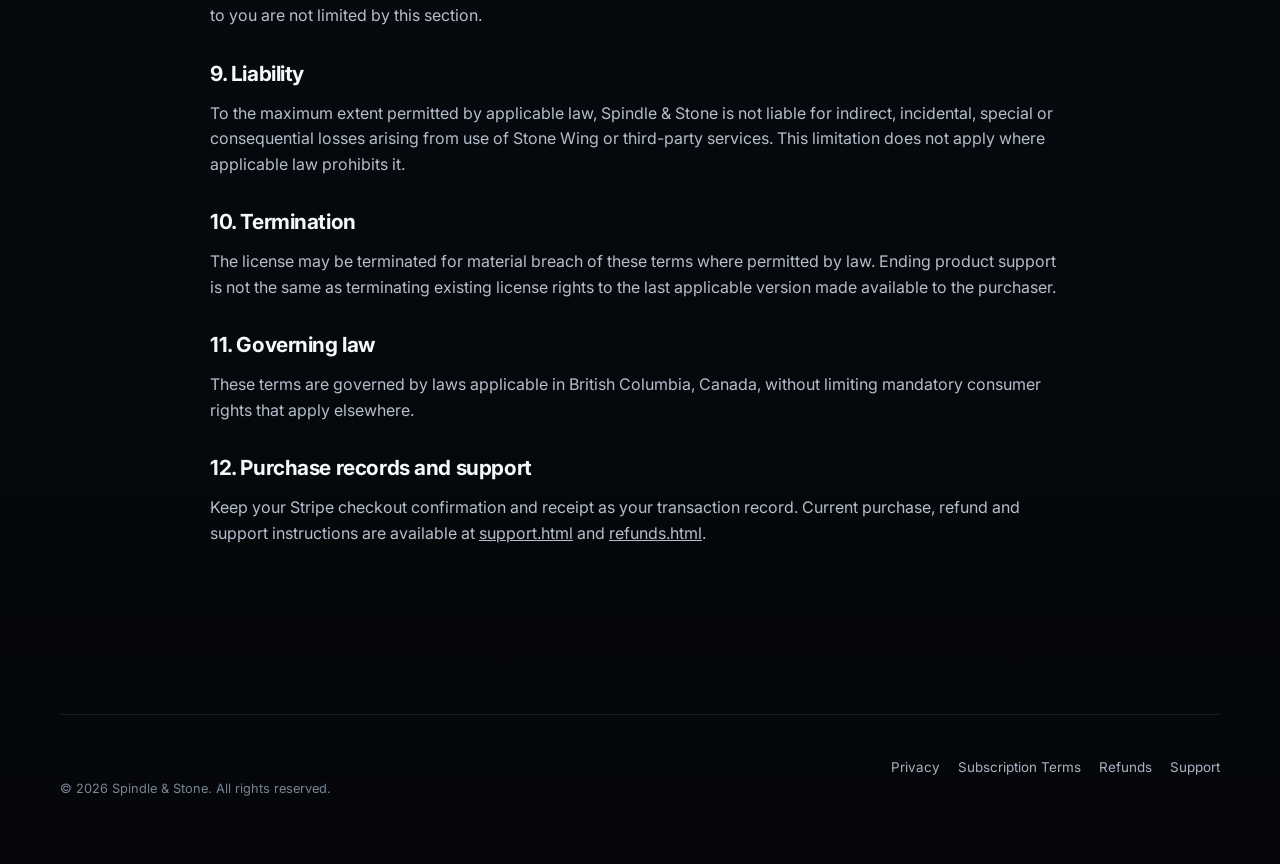
<file: software-license.html>
<!doctype html><html lang="en"><head><meta charset="utf-8"><meta name="viewport" content="width=device-width,initial-scale=1"><meta name="description" content="Stone Wing software license terms for one-time purchases."><title>Software License — Stone Wing</title><link rel="preconnect" href="https://fonts.googleapis.com"><link rel="preconnect" href="https://fonts.gstatic.com" crossorigin><link href="https://fonts.googleapis.com/css2?family=Inter:wght@400;500;600;700;800&display=swap" rel="stylesheet"><link rel="icon" type="image/png" href="stone-wing-mark.png"><link rel="stylesheet" href="styles.css?v=20261006-commercial"></head><body><header class="nav shell"><a class="brand" href="index.html"><img src="stone-wing-mark.png" alt=""><span>STONE WING</span></a><nav><a href="support.html">Support</a><a href="index.html#pricing">Pricing</a><a class="nav-cta" href="index.html#updates">Release updates</a></nav></header><main class="shell legal-page"><div class="kicker">SOFTWARE LICENSE</div><h1>Software License</h1><p class="legal-updated">Effective October 6, 2026</p><p>This Software License governs one-time purchases of Stone Wing unless a different written agreement is presented at checkout.</p><h2>1. License grant</h2><p>Subject to payment and these terms, Spindle & Stone grants the purchaser a personal, limited, non-exclusive, non-transferable license to install and use the applicable released edition of Stone Wing for lawful purposes. Ownership of Stone Wing and its source code is not transferred.</p><h2>2. One-time purchase</h2><p>The $99 CAD one-time offer is a license to the Stone Wing platform edition identified at purchase. No recurring Stone Wing subscription fee applies to that license.</p><h2>3. Updates and support</h2><p>While the licensed edition remains actively supported, the purchaser may receive updates that Spindle & Stone makes generally available to holders of that edition. Updates are provided when and if released. The one-time license does not promise perpetual future feature development, perpetual support, a minimum number of updates or indefinite compatibility with future operating systems, devices, models, APIs or third-party services.</p><p>If support for an edition ends, the purchaser retains the license rights already granted to the last applicable version made available to that purchaser, subject to these terms and technical feasibility.</p><h2>4. Separate products and successor editions</h2><p>Updates do not necessarily include separately branded products, successor products, optional paid services, add-ons, new editions designated as separate offerings or third-party services. Those may be offered under separate terms or pricing.</p><h2>5. Third-party services</h2><p>Stone Wing can connect to third-party AI providers, APIs, MCP services, models, accounts, hosting and remote systems. Those services are controlled by their respective providers. Their pricing, free tiers, rate limits, availability, terms and performance may change independently of Stone Wing. Third-party charges are not included unless checkout expressly states otherwise.</p><h2>6. Acceptable use</h2><p>You may not resell, sublicense, redistribute or publish Stone Wing, bypass technical restrictions, reverse engineer it except where applicable law expressly permits, or use it unlawfully or to infringe the rights of others.</p><h2>7. Availability and changes</h2><p>Stone Wing may evolve over time. Features, integrations, supported platforms, technical requirements, interfaces and service components may be added, modified, replaced, suspended or discontinued. Nothing in these terms limits rights that cannot legally be waived.</p><h2>8. Warranty disclaimer</h2><p>To the maximum extent permitted by applicable law, Stone Wing is provided on an “as available” basis without warranties beyond those that cannot legally be excluded. Statutory consumer guarantees and remedies that apply to you are not limited by this section.</p><h2>9. Liability</h2><p>To the maximum extent permitted by applicable law, Spindle & Stone is not liable for indirect, incidental, special or consequential losses arising from use of Stone Wing or third-party services. This limitation does not apply where applicable law prohibits it.</p><h2>10. Termination</h2><p>The license may be terminated for material breach of these terms where permitted by law. Ending product support is not the same as terminating existing license rights to the last applicable version made available to the purchaser.</p><h2>11. Governing law</h2><p>These terms are governed by laws applicable in British Columbia, Canada, without limiting mandatory consumer rights that apply elsewhere.</p><h2>12. Purchase records and support</h2><p>Keep your Stripe checkout confirmation and receipt as your transaction record. Current purchase, refund and support instructions are available at <a href="support.html">support.html</a> and <a href="refunds.html">refunds.html</a>.</p></main><footer class="footer shell"><div class="footer-links"><a href="privacy.html">Privacy</a><a href="subscription-terms.html">Subscription Terms</a><a href="refunds.html">Refunds</a><a href="support.html">Support</a></div><p class="fine">© 2026 Spindle & Stone. All rights reserved.</p></footer></body></html>
</file>
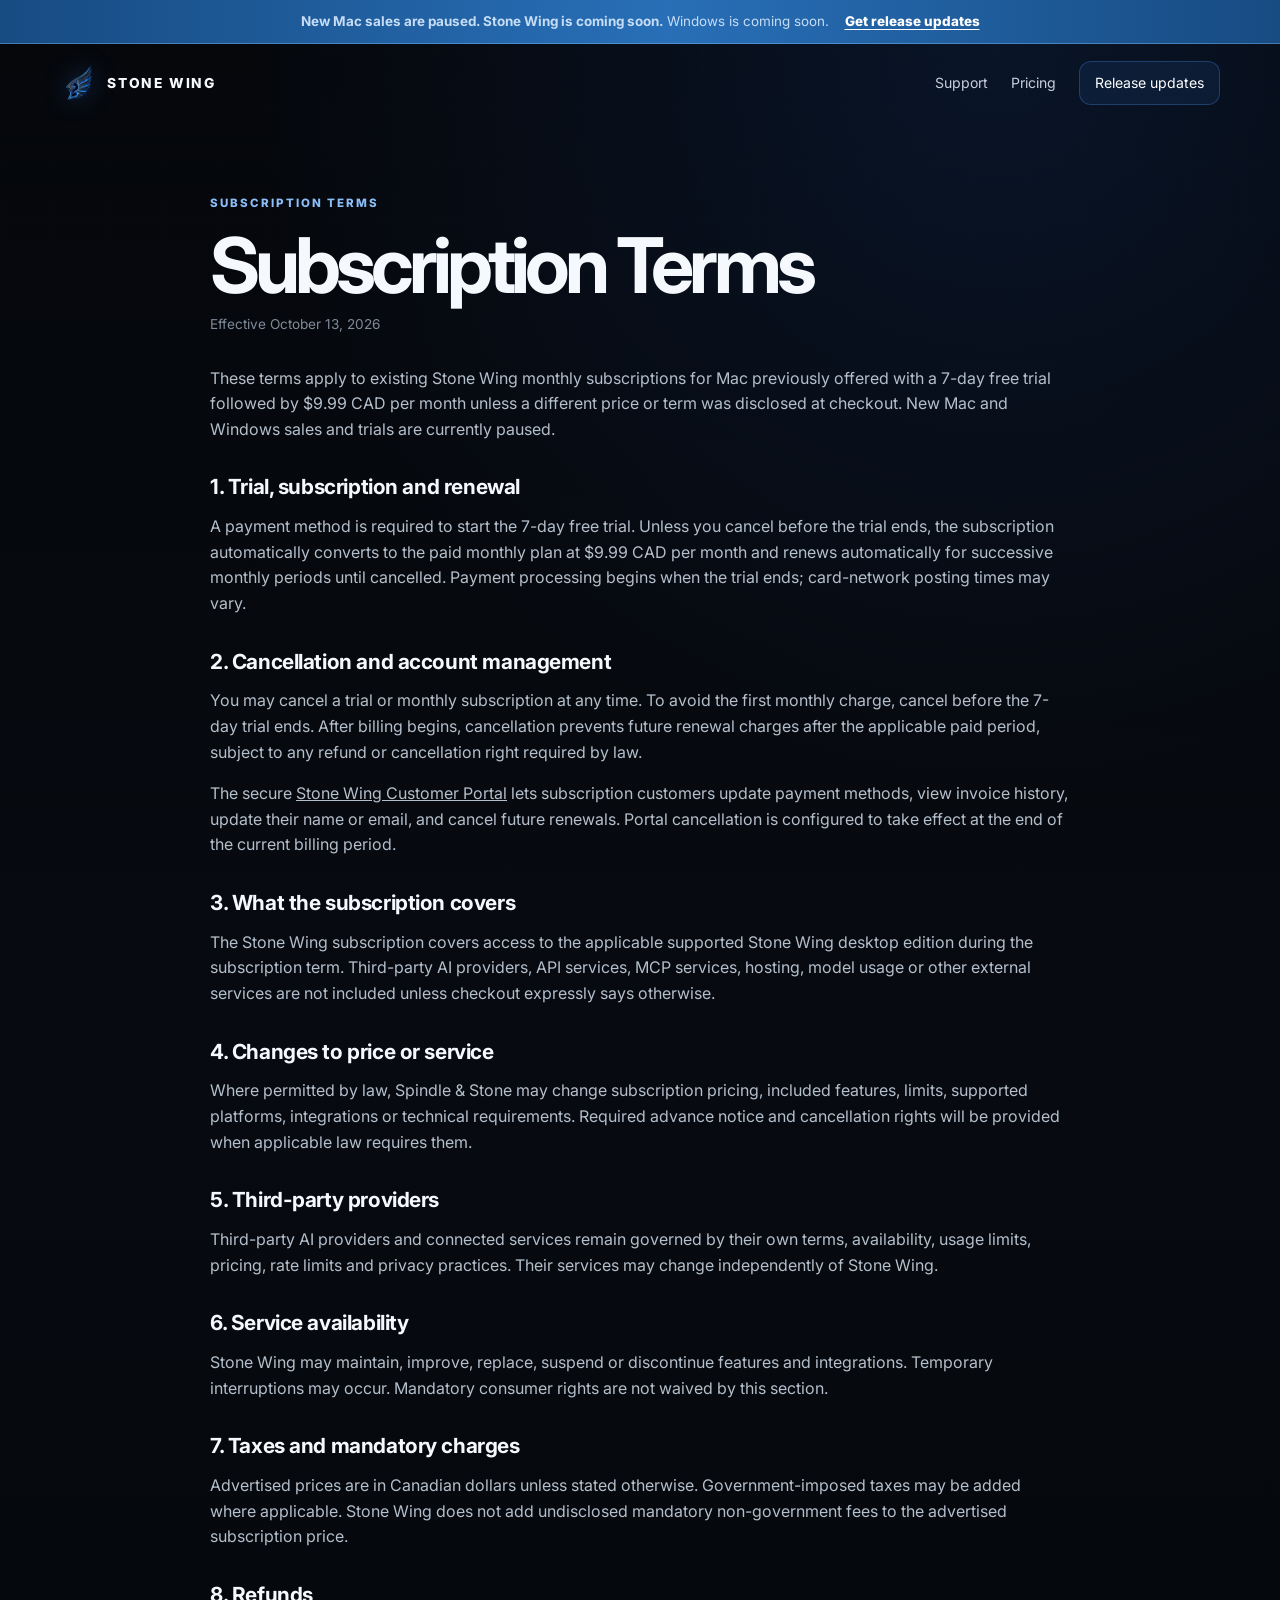
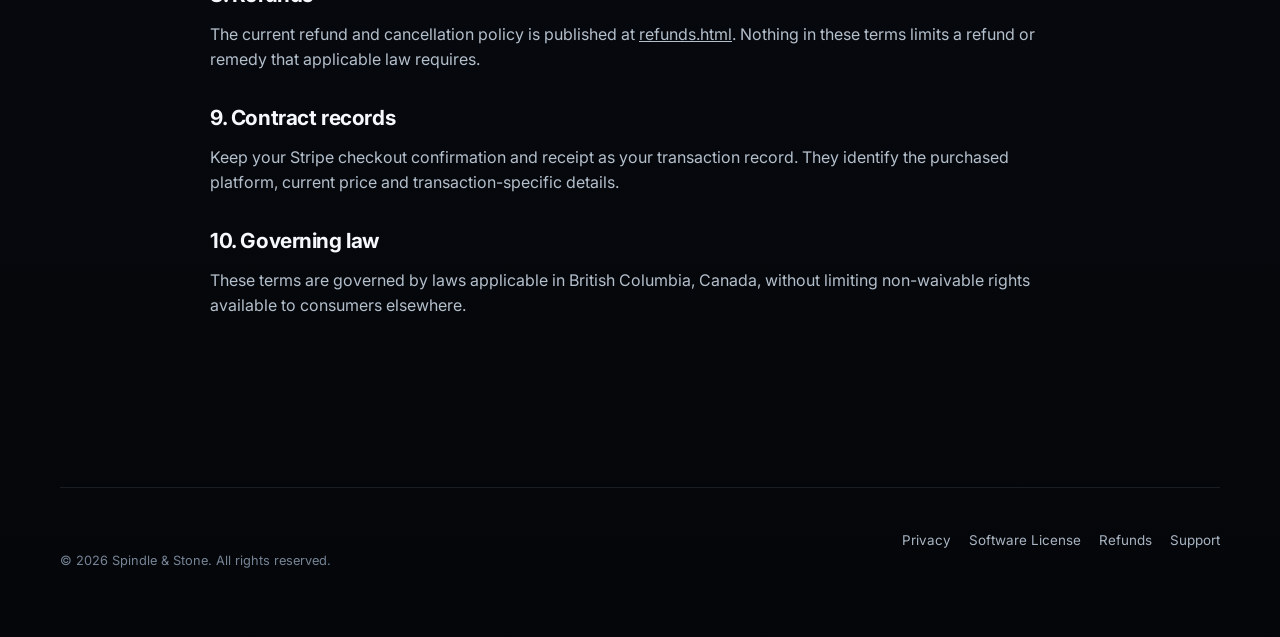
<file: subscription-terms.html>
<!doctype html>
<html lang="en">
<head>
  <meta charset="utf-8">
  <meta name="viewport" content="width=device-width,initial-scale=1">
  <meta name="description" content="Stone Wing monthly subscription and 7-day free trial terms.">
  <title>Subscription Terms — Stone Wing</title>
  <link rel="preconnect" href="https://fonts.googleapis.com">
  <link rel="preconnect" href="https://fonts.gstatic.com" crossorigin>
  <link href="https://fonts.googleapis.com/css2?family=Inter:wght@400;500;600;700;800&display=swap" rel="stylesheet">
  <link rel="icon" type="image/png" href="stone-wing-mark.png">
  <link rel="stylesheet" href="styles.css?v=20261013-mac-release">
  <link rel="stylesheet" href="release.css?v=20261013-mac-release">
</head>
<body>
  <aside class="release-banner" aria-label="Release availability">
    <span><strong>New Mac sales are paused. Stone Wing is coming soon.</strong> Windows is coming soon.</span>
    <a href="index.html#updates">Get release updates</a>
  </aside>
  <header class="nav shell">
    <a class="brand" href="index.html"><img src="stone-wing-mark.png" alt=""><span>STONE WING</span></a>
    <nav><a href="support.html">Support</a><a href="index.html#pricing">Pricing</a><a class="nav-cta" href="index.html#updates">Release updates</a></nav>
  </header>
  <main class="shell legal-page">
    <div class="kicker">SUBSCRIPTION TERMS</div>
    <h1>Subscription Terms</h1>
    <p class="legal-updated">Effective October 13, 2026</p>
    <p>These terms apply to existing Stone Wing monthly subscriptions for Mac previously offered with a 7-day free trial followed by $9.99 CAD per month unless a different price or term was disclosed at checkout. New Mac and Windows sales and trials are currently paused.</p>
    <h2>1. Trial, subscription and renewal</h2>
    <p>A payment method is required to start the 7-day free trial. Unless you cancel before the trial ends, the subscription automatically converts to the paid monthly plan at $9.99 CAD per month and renews automatically for successive monthly periods until cancelled. Payment processing begins when the trial ends; card-network posting times may vary.</p>
    <h2>2. Cancellation and account management</h2>
    <p>You may cancel a trial or monthly subscription at any time. To avoid the first monthly charge, cancel before the 7-day trial ends. After billing begins, cancellation prevents future renewal charges after the applicable paid period, subject to any refund or cancellation right required by law.</p>
    <p>The secure <a href="https://billing.stripe.com/p/login/bJeaEW421dL41ajfp05c400">Stone Wing Customer Portal</a> lets subscription customers update payment methods, view invoice history, update their name or email, and cancel future renewals. Portal cancellation is configured to take effect at the end of the current billing period.</p>
    <h2>3. What the subscription covers</h2>
    <p>The Stone Wing subscription covers access to the applicable supported Stone Wing desktop edition during the subscription term. Third-party AI providers, API services, MCP services, hosting, model usage or other external services are not included unless checkout expressly says otherwise.</p>
    <h2>4. Changes to price or service</h2>
    <p>Where permitted by law, Spindle &amp; Stone may change subscription pricing, included features, limits, supported platforms, integrations or technical requirements. Required advance notice and cancellation rights will be provided when applicable law requires them.</p>
    <h2>5. Third-party providers</h2>
    <p>Third-party AI providers and connected services remain governed by their own terms, availability, usage limits, pricing, rate limits and privacy practices. Their services may change independently of Stone Wing.</p>
    <h2>6. Service availability</h2>
    <p>Stone Wing may maintain, improve, replace, suspend or discontinue features and integrations. Temporary interruptions may occur. Mandatory consumer rights are not waived by this section.</p>
    <h2>7. Taxes and mandatory charges</h2>
    <p>Advertised prices are in Canadian dollars unless stated otherwise. Government-imposed taxes may be added where applicable. Stone Wing does not add undisclosed mandatory non-government fees to the advertised subscription price.</p>
    <h2>8. Refunds</h2>
    <p>The current refund and cancellation policy is published at <a href="refunds.html">refunds.html</a>. Nothing in these terms limits a refund or remedy that applicable law requires.</p>
    <h2>9. Contract records</h2>
    <p>Keep your Stripe checkout confirmation and receipt as your transaction record. They identify the purchased platform, current price and transaction-specific details.</p>
    <h2>10. Governing law</h2>
    <p>These terms are governed by laws applicable in British Columbia, Canada, without limiting non-waivable rights available to consumers elsewhere.</p>
  </main>
  <footer class="footer shell"><div class="footer-links"><a href="privacy.html">Privacy</a><a href="software-license.html">Software License</a><a href="refunds.html">Refunds</a><a href="support.html">Support</a></div><p class="fine">© 2026 Spindle &amp; Stone. All rights reserved.</p></footer>
</body>
</html>
</file>
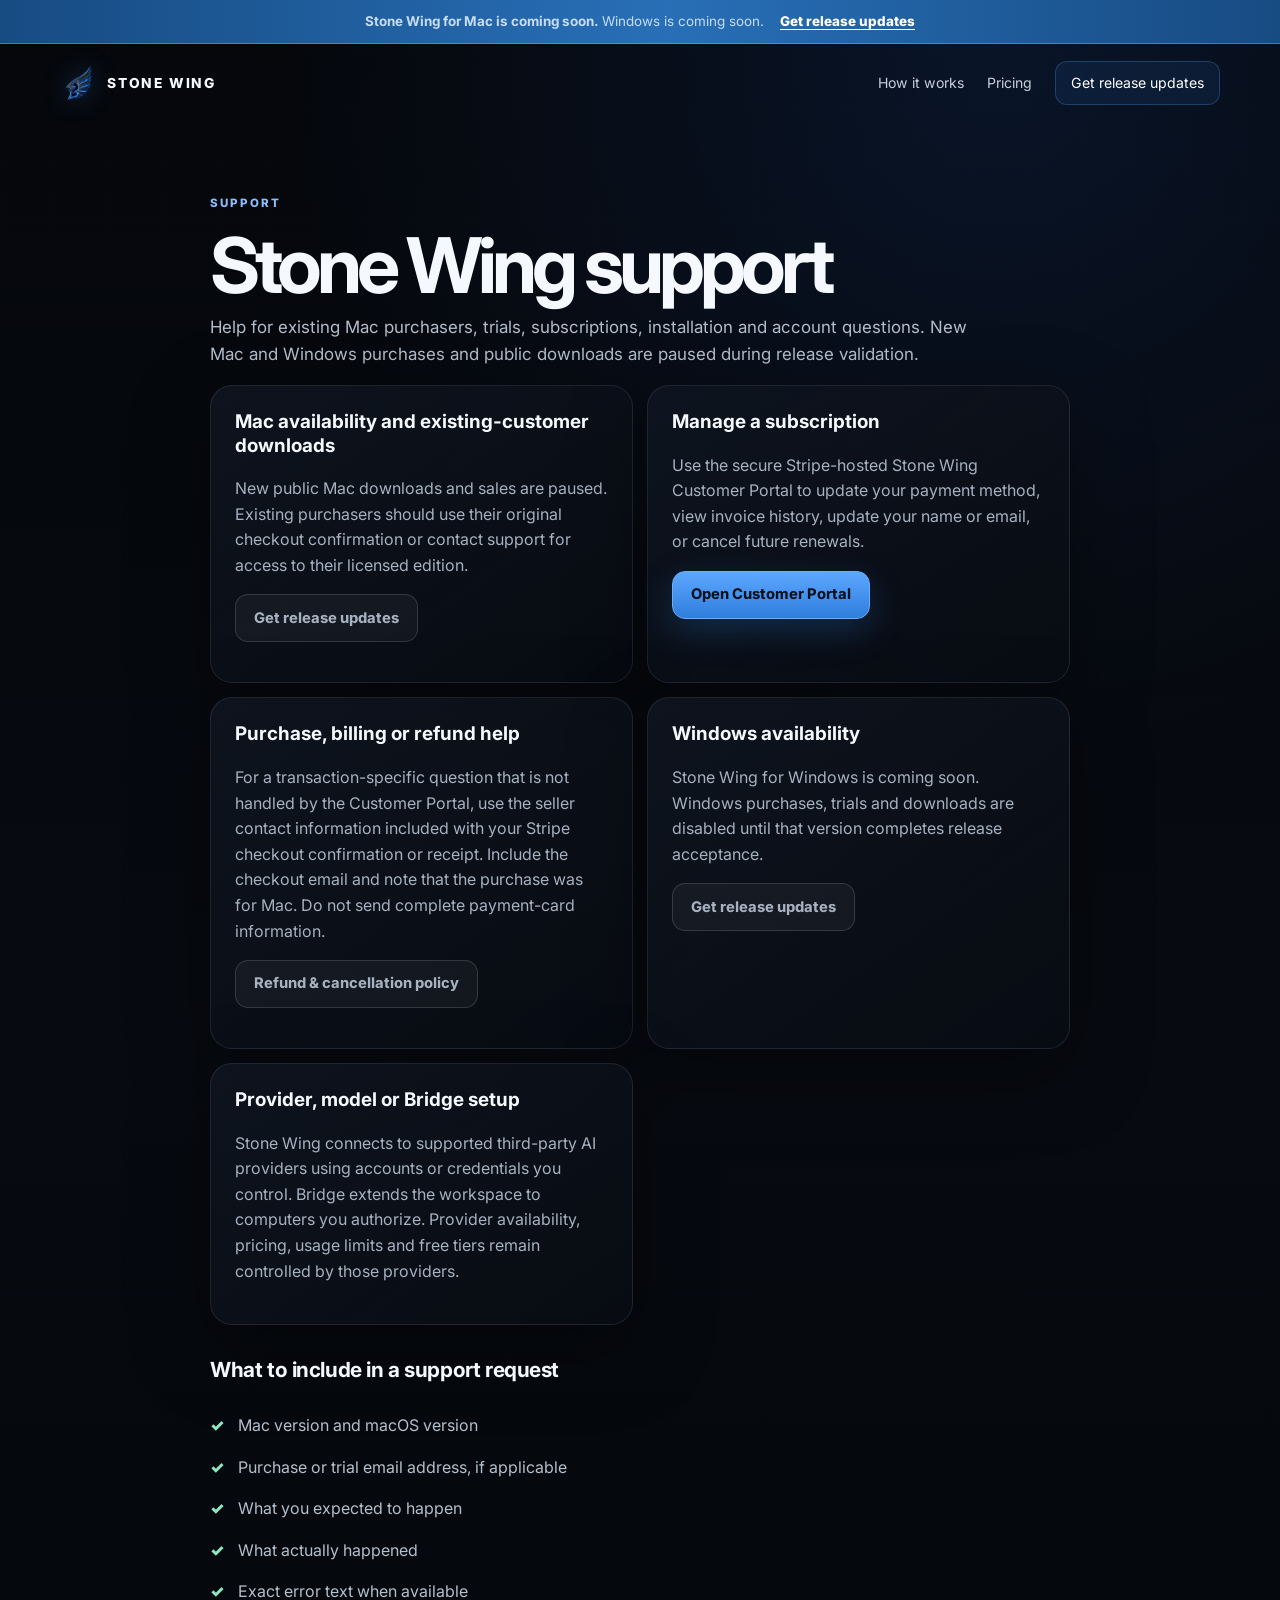
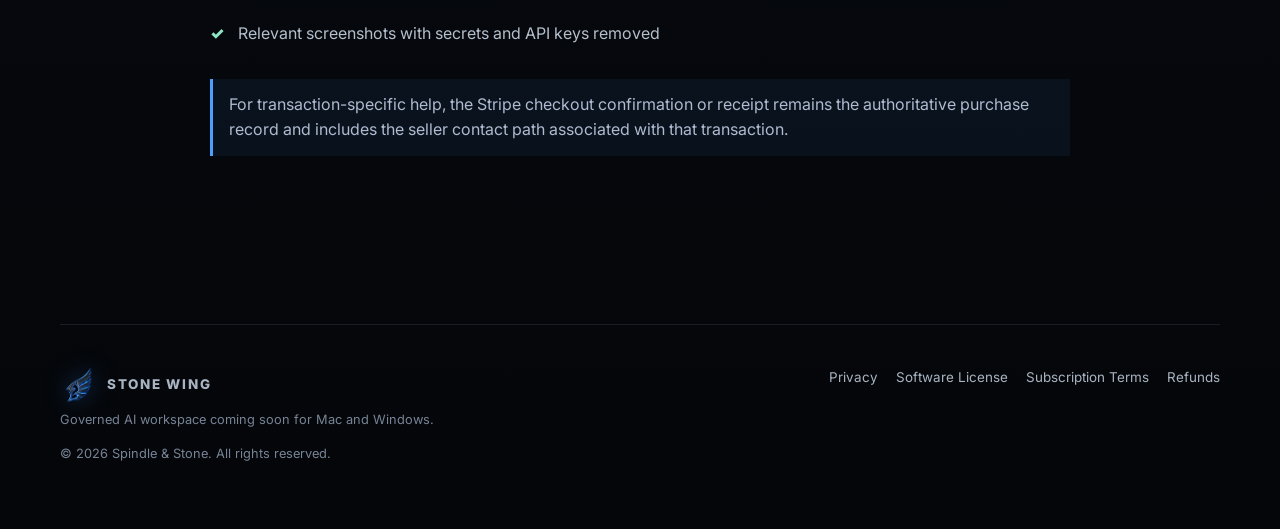
<file: support.html>
<!doctype html>
<html lang="en">
<head>
  <meta charset="utf-8">
  <meta name="viewport" content="width=device-width,initial-scale=1">
  <meta name="description" content="Stone Wing support for Mac downloads, purchases, trials, installation, billing, refunds and product setup. Windows is coming soon.">
  <title>Stone Wing Support</title>
  <link rel="preconnect" href="https://fonts.googleapis.com">
  <link rel="preconnect" href="https://fonts.gstatic.com" crossorigin>
  <link href="https://fonts.googleapis.com/css2?family=Inter:wght@400;500;600;700;800&display=swap" rel="stylesheet">
  <link rel="icon" type="image/png" href="stone-wing-mark.png">
  <link rel="stylesheet" href="styles.css?v=20261013-mac-release">
  <link rel="stylesheet" href="release.css?v=20261013-mac-release">
</head>
<body>
  <aside class="release-banner" aria-label="Release availability">
    <span><strong>Stone Wing for Mac is coming soon.</strong> Windows is coming soon.</span>
    <a href="index.html#updates">Get release updates</a>
  </aside>
  <header class="nav shell">
    <a href="index.html" class="brand"><img src="stone-wing-mark.png" alt="" width="36" height="36"><span>STONE WING</span></a>
    <nav>
      <a href="index.html#how">How it works</a>
      <a href="index.html#pricing">Pricing</a>
      <a class="nav-cta" href="index.html#updates">Get release updates</a>
    </nav>
  </header>
  <main class="shell legal-page">
    <div class="kicker">SUPPORT</div>
    <h1>Stone Wing support</h1>
    <p class="section-intro">Help for existing Mac purchasers, trials, subscriptions, installation and account questions. New Mac and Windows purchases and public downloads are paused during release validation.</p>
    <div class="support-grid">
      <section class="support-card">
        <h3>Mac availability and existing-customer downloads</h3>
        <p>New public Mac downloads and sales are paused. Existing purchasers should use their original checkout confirmation or contact support for access to their licensed edition.</p>
        <p><a class="button secondary" href="index.html#updates">Get release updates</a></p>
      </section>
      <section class="support-card">
        <h3>Manage a subscription</h3>
        <p>Use the secure Stripe-hosted Stone Wing Customer Portal to update your payment method, view invoice history, update your name or email, or cancel future renewals.</p>
        <p><a class="button primary" href="https://billing.stripe.com/p/login/bJeaEW421dL41ajfp05c400">Open Customer Portal</a></p>
      </section>
      <section class="support-card">
        <h3>Purchase, billing or refund help</h3>
        <p>For a transaction-specific question that is not handled by the Customer Portal, use the seller contact information included with your Stripe checkout confirmation or receipt. Include the checkout email and note that the purchase was for Mac. Do not send complete payment-card information.</p>
        <p><a class="button secondary" href="refunds.html">Refund &amp; cancellation policy</a></p>
      </section>
      <section class="support-card">
        <h3>Windows availability</h3>
        <p>Stone Wing for Windows is coming soon. Windows purchases, trials and downloads are disabled until that version completes release acceptance.</p>
        <p><a class="button secondary" href="index.html#updates">Get release updates</a></p>
      </section>
      <section class="support-card">
        <h3>Provider, model or Bridge setup</h3>
        <p>Stone Wing connects to supported third-party AI providers using accounts or credentials you control. Bridge extends the workspace to computers you authorize. Provider availability, pricing, usage limits and free tiers remain controlled by those providers.</p>
      </section>
    </div>
    <h2>What to include in a support request</h2>
    <ul class="checklist">
      <li>Mac version and macOS version</li>
      <li>Purchase or trial email address, if applicable</li>
      <li>What you expected to happen</li>
      <li>What actually happened</li>
      <li>Exact error text when available</li>
      <li>Relevant screenshots with secrets and API keys removed</li>
    </ul>
    <p class="notice">For transaction-specific help, the Stripe checkout confirmation or receipt remains the authoritative purchase record and includes the seller contact path associated with that transaction.</p>
  </main>
  <footer class="footer shell">
    <div class="footer-grid">
      <div>
        <a href="index.html" class="brand"><img src="stone-wing-mark.png" alt="" width="36" height="36"><span>STONE WING</span></a>
        <p>Governed AI workspace coming soon for Mac and Windows.</p>
      </div>
      <div class="footer-links">
        <a href="privacy.html">Privacy</a>
        <a href="software-license.html">Software License</a>
        <a href="subscription-terms.html">Subscription Terms</a>
        <a href="refunds.html">Refunds</a>
      </div>
    </div>
    <p class="fine">© 2026 Spindle &amp; Stone. All rights reserved.</p>
  </footer>
</body>
</html>
</file>
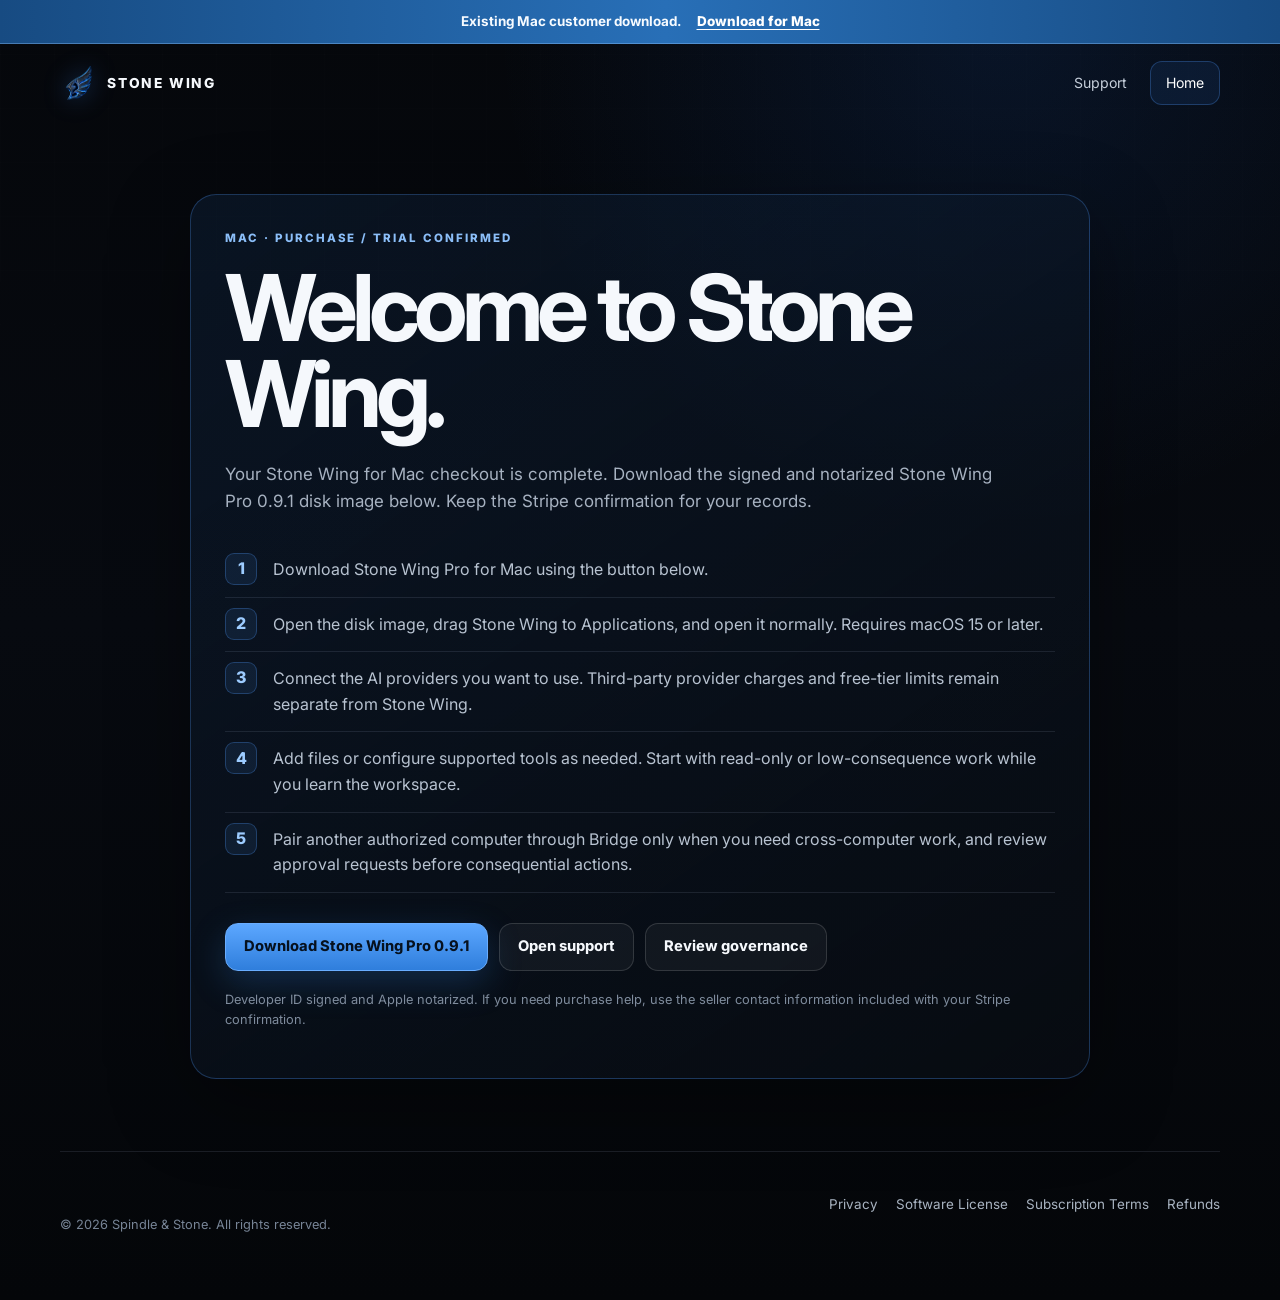
<file: welcome-mac.html>
<!doctype html>
<html lang="en">
<head>
  <meta charset="utf-8">
  <meta name="viewport" content="width=device-width,initial-scale=1">
  <meta name="robots" content="noindex">
  <title>Welcome to Stone Wing Pro for Mac</title>
  <meta name="description" content="Download and install Stone Wing Pro 0.9.1 for Mac.">
  <link rel="preconnect" href="https://fonts.googleapis.com">
  <link rel="preconnect" href="https://fonts.gstatic.com" crossorigin>
  <link href="https://fonts.googleapis.com/css2?family=Inter:wght@400;500;600;700;800&display=swap" rel="stylesheet">
  <link rel="icon" type="image/png" href="stone-wing-mark.png">
  <link rel="stylesheet" href="styles.css?v=20261013-mac-release">
  <link rel="stylesheet" href="release.css?v=20261013-mac-release">
</head>
<body>
  <div class="release-banner"><strong>Existing Mac customer download.</strong><a href="updates/stable/Stone-Wing-0.9.1-b93-macOS.dmg">Download for Mac</a></div>
  <header class="nav shell">
    <a href="index.html" class="brand"><img src="stone-wing-mark.png" alt="" width="36" height="36"><span>STONE WING</span></a>
    <nav><a href="support.html">Support</a><a class="nav-cta" href="index.html">Home</a></nav>
  </header>
  <main class="shell welcome">
    <div class="welcome-panel">
      <div class="kicker">MAC · PURCHASE / TRIAL CONFIRMED</div>
      <h1>Welcome to Stone Wing.</h1>
      <p class="section-intro">Your Stone Wing for Mac checkout is complete. Download the signed and notarized Stone Wing Pro 0.9.1 disk image below. Keep the Stripe confirmation for your records.</p>
      <ol class="step-list">
        <li>Download Stone Wing Pro for Mac using the button below.</li>
        <li>Open the disk image, drag Stone Wing to Applications, and open it normally. Requires macOS 15 or later.</li>
        <li>Connect the AI providers you want to use. Third-party provider charges and free-tier limits remain separate from Stone Wing.</li>
        <li>Add files or configure supported tools as needed. Start with read-only or low-consequence work while you learn the workspace.</li>
        <li>Pair another authorized computer through Bridge only when you need cross-computer work, and review approval requests before consequential actions.</li>
      </ol>
      <div class="hero-actions">
        <a class="button primary" href="updates/stable/Stone-Wing-0.9.1-b93-macOS.dmg">Download Stone Wing Pro 0.9.1</a>
        <a class="button secondary" href="support.html">Open support</a>
        <a class="button secondary" href="index.html#governance">Review governance</a>
      </div>
      <p class="price-note">Developer ID signed and Apple notarized. If you need purchase help, use the seller contact information included with your Stripe confirmation.</p>
    </div>
  </main>
  <footer class="footer shell"><div class="footer-links"><a href="privacy.html">Privacy</a><a href="software-license.html">Software License</a><a href="subscription-terms.html">Subscription Terms</a><a href="refunds.html">Refunds</a></div><p class="fine">© 2026 Spindle & Stone. All rights reserved.</p></footer>
</body>
</html>
</file>
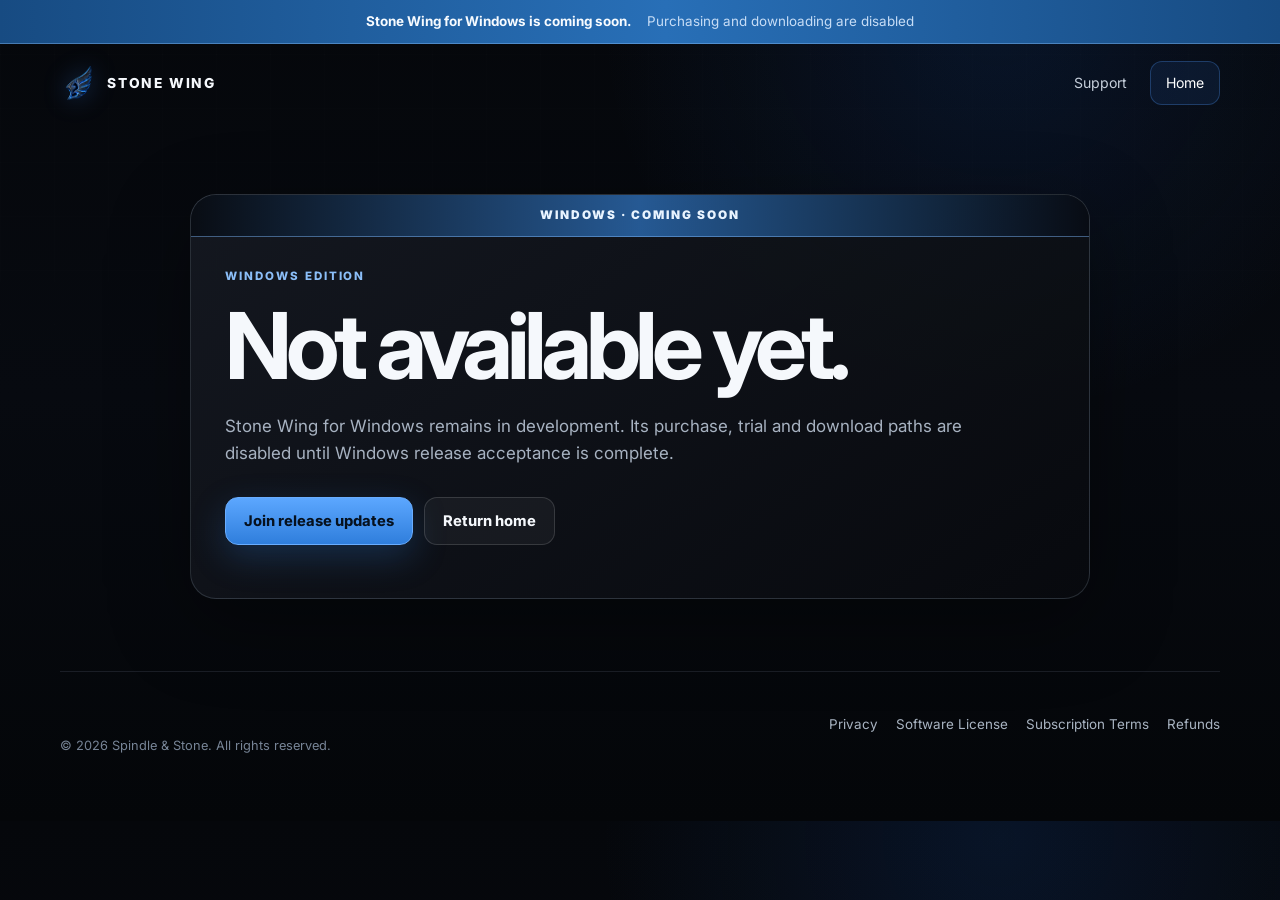
<file: welcome-windows.html>
<!doctype html>
<html lang="en">
<head>
  <meta charset="utf-8">
  <meta name="viewport" content="width=device-width,initial-scale=1">
  <meta name="robots" content="noindex">
  <title>Stone Wing for Windows — Coming soon</title>
  <meta name="description" content="Stone Wing for Windows is coming soon. Windows purchasing and downloading are currently disabled.">
  <link rel="preconnect" href="https://fonts.googleapis.com">
  <link rel="preconnect" href="https://fonts.gstatic.com" crossorigin>
  <link href="https://fonts.googleapis.com/css2?family=Inter:wght@400;500;600;700;800&display=swap" rel="stylesheet">
  <link rel="icon" type="image/png" href="stone-wing-mark.png">
  <link rel="stylesheet" href="styles.css?v=20261013-mac-release">
  <link rel="stylesheet" href="release.css?v=20261013-mac-release">
</head>
<body>
  <div class="release-banner"><strong>Stone Wing for Windows is coming soon.</strong><span>Purchasing and downloading are disabled</span></div>
  <header class="nav shell">
    <a href="index.html" class="brand"><img src="stone-wing-mark.png" alt="" width="36" height="36"><span>STONE WING</span></a>
    <nav><a href="support.html">Support</a><a class="nav-cta" href="index.html">Home</a></nav>
  </header>
  <main class="shell welcome">
    <div class="welcome-panel unavailable-card windows-coming-soon">
      <div class="coming-soon-ribbon">WINDOWS · COMING SOON</div>
      <div class="kicker">WINDOWS EDITION</div>
      <h1>Not available yet.</h1>
      <p class="section-intro">Stone Wing for Windows remains in development. Its purchase, trial and download paths are disabled until Windows release acceptance is complete.</p>
      <div class="hero-actions"><a class="button primary" href="index.html#updates">Join release updates</a><a class="button secondary" href="index.html">Return home</a></div>
    </div>
  </main>
  <footer class="footer shell"><div class="footer-links"><a href="privacy.html">Privacy</a><a href="software-license.html">Software License</a><a href="subscription-terms.html">Subscription Terms</a><a href="refunds.html">Refunds</a></div><p class="fine">© 2026 Spindle & Stone. All rights reserved.</p></footer>
</body>
</html>
</file>
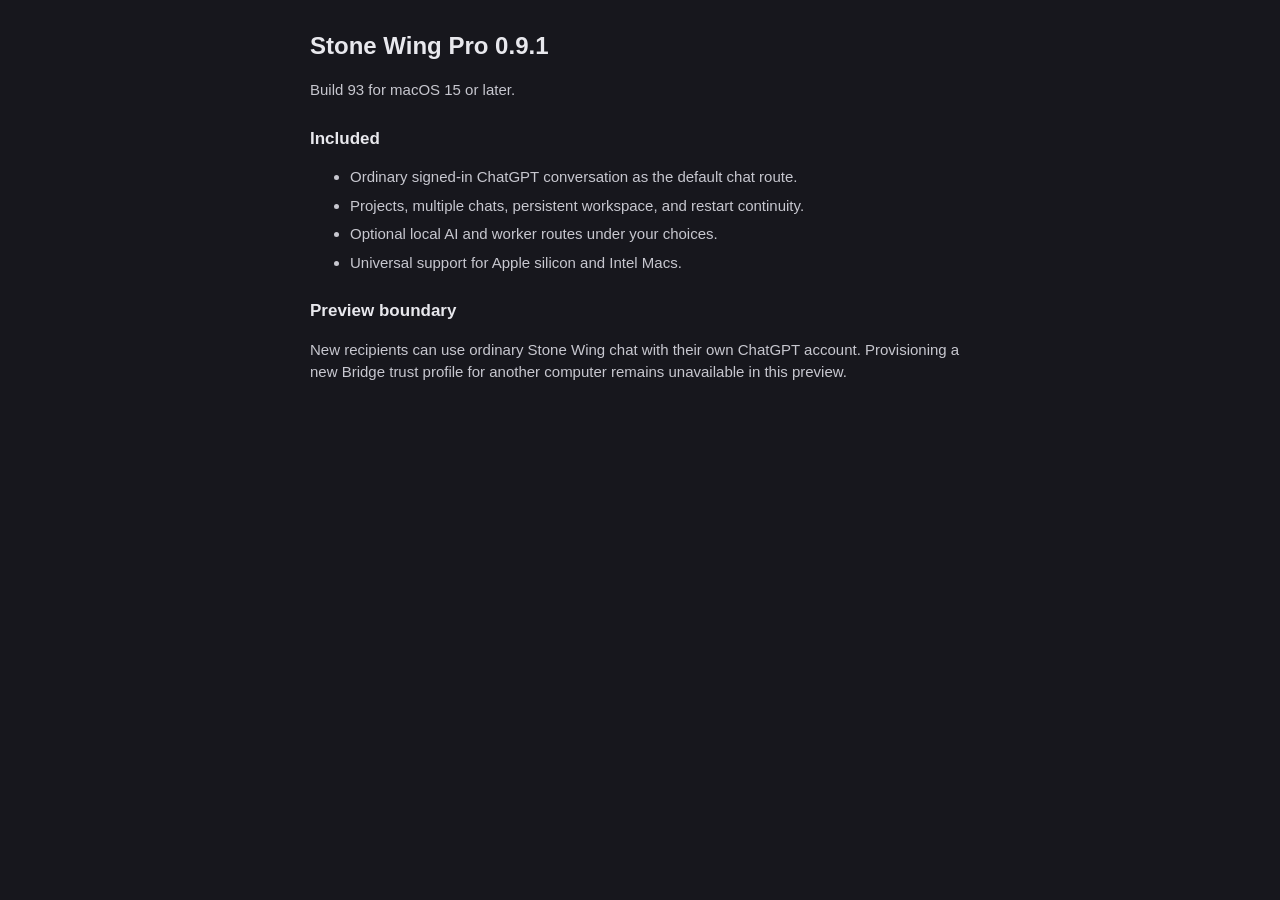
<file: updates/stable/0.9.1.html>
<!-- sparkle-sign-warning:
IMPORTANT: This file was signed by Sparkle. Any modifications to this file requires updating signatures in appcasts that reference this file! This will involve re-running generate_appcast or sign_update.
-->
<!doctype html>
<html lang="en">
<head>
  <meta charset="utf-8">
  <meta name="viewport" content="width=device-width, initial-scale=1">
  <title>Stone Wing Pro 0.9.1</title>
  <style>
    body { color: #e8e8ed; background: #17171d; font: 15px/1.5 -apple-system, BlinkMacSystemFont, sans-serif; margin: 0; }
    main { max-width: 660px; margin: 0 auto; padding: 28px; }
    h1 { font-size: 24px; margin: 0 0 8px; }
    h2 { font-size: 17px; margin: 24px 0 8px; }
    p, ul { color: #c7c7cf; }
    li { margin: 6px 0; }
  </style>
</head>
<body>
  <main>
    <h1>Stone Wing Pro 0.9.1</h1>
    <p>Build 93 for macOS 15 or later.</p>
    <h2>Included</h2>
    <ul>
      <li>Ordinary signed-in ChatGPT conversation as the default chat route.</li>
      <li>Projects, multiple chats, persistent workspace, and restart continuity.</li>
      <li>Optional local AI and worker routes under your choices.</li>
      <li>Universal support for Apple silicon and Intel Macs.</li>
    </ul>
    <h2>Preview boundary</h2>
    <p>New recipients can use ordinary Stone Wing chat with their own ChatGPT account. Provisioning a new Bridge trust profile for another computer remains unavailable in this preview.</p>
  </main>
</body>
</html>
</file>
<file: styles.css>
:root{--bg:#05070b;--bg2:#080c13;--panel:rgba(13,19,30,.78);--panel2:rgba(255,255,255,.035);--line:rgba(148,163,184,.15);--lineb:rgba(79,154,255,.28);--text:#f5f8fc;--muted:#a7b2c1;--blue:#4d9fff;--blue2:#83bdff;--green:#8de7c2;--max:1160px;--radius:22px;--shadow:0 24px 80px rgba(0,0,0,.35)}*{box-sizing:border-box}html{scroll-behavior:smooth}body{margin:0;background:radial-gradient(circle at 78% 2%,rgba(30,100,210,.14),transparent 31%),linear-gradient(180deg,#05070b,#070a10 48%,#040609);color:var(--text);font-family:Inter,ui-sans-serif,system-ui,-apple-system,BlinkMacSystemFont,"Segoe UI",sans-serif;line-height:1.6}body:before{content:"";position:fixed;inset:0;pointer-events:none;background-image:linear-gradient(rgba(255,255,255,.018) 1px,transparent 1px),linear-gradient(90deg,rgba(255,255,255,.018) 1px,transparent 1px);background-size:54px 54px;mask-image:linear-gradient(to bottom,rgba(0,0,0,.5),transparent 78%);z-index:-1}a{color:inherit}img{max-width:100%}.shell{width:min(var(--max),calc(100% - 40px));margin-inline:auto}.nav{height:78px;display:flex;align-items:center;justify-content:space-between;gap:28px;position:relative;z-index:5}.brand{display:inline-flex;align-items:center;gap:11px;text-decoration:none;font-weight:800;letter-spacing:.13em;font-size:.86rem}.brand img,.brand-mark-img{width:36px;height:36px;object-fit:contain;filter:drop-shadow(0 0 12px rgba(65,145,255,.28))}.nav nav{display:flex;align-items:center;gap:23px}.nav nav a{text-decoration:none;color:#c6cfdb;font-size:.88rem}.nav nav a:hover{color:white}.nav-cta{padding:10px 15px;border:1px solid var(--lineb);border-radius:12px;background:rgba(55,125,230,.1);color:white!important}.hero{padding:74px 0 42px}.hero-grid{display:grid;grid-template-columns:minmax(0,1.14fr) minmax(300px,.86fr);gap:64px;align-items:center}.eyebrow,.kicker{font-size:.72rem;font-weight:800;letter-spacing:.17em;text-transform:uppercase;color:#8bbef8}.eyebrow{display:flex;gap:8px;align-items:center}.dot{width:7px;height:7px;border-radius:999px;background:var(--green);box-shadow:0 0 14px rgba(141,231,194,.7)}h1,h2,h3,p{margin-top:0}h1{font-size:clamp(3.1rem,7.2vw,6.2rem);letter-spacing:-.065em;line-height:.93;margin:18px 0 24px;max-width:850px}h1 span{color:#8fc4ff}h2{font-size:clamp(2rem,4.4vw,3.65rem);letter-spacing:-.045em;line-height:1.05;margin:.4rem 0 1rem}h3{font-size:1.18rem;line-height:1.25}.hero-copy{font-size:clamp(1.08rem,1.8vw,1.32rem);color:#bbc5d2;max-width:760px;line-height:1.65}.hero-actions{display:flex;flex-wrap:wrap;gap:11px;margin:30px 0 19px}.button{display:inline-flex;justify-content:center;align-items:center;min-height:48px;padding:0 18px;border-radius:13px;text-decoration:none;font-weight:750;font-size:.92rem;border:1px solid var(--line);transition:.18s ease}.button.primary{background:linear-gradient(180deg,#5ca7ff,#2f7edc);border-color:#69adff;color:#06111e;box-shadow:0 12px 34px rgba(47,126,220,.25)}.button.primary:hover{transform:translateY(-1px);filter:brightness(1.05)}.button.secondary{background:rgba(255,255,255,.045);border-color:rgba(255,255,255,.14)}.button.secondary:hover{border-color:var(--lineb);background:rgba(77,159,255,.07)}.button.full{width:100%}.microcopy{font-size:.83rem;color:#8491a3;max-width:710px}.hero-art{position:relative;display:grid;place-items:center;min-height:460px}.hero-art:before{content:"";position:absolute;width:82%;aspect-ratio:1;border-radius:50%;background:radial-gradient(circle,rgba(55,135,255,.2),rgba(28,82,170,.04) 50%,transparent 72%);filter:blur(7px)}.hero-art img{position:relative;width:min(430px,100%);filter:drop-shadow(0 30px 55px rgba(0,0,0,.5))}.trust-strip{display:grid;grid-template-columns:repeat(4,1fr);gap:1px;margin-top:52px;border:1px solid var(--line);border-radius:17px;overflow:hidden;background:var(--line)}.trust-strip div{background:#080c13;padding:18px}.trust-strip strong{display:block;font-size:.92rem}.trust-strip span{display:block;color:#8491a3;font-size:.78rem;margin-top:3px}.section{padding:96px 0}.section.tight{padding-top:58px}.section-heading{max-width:820px;margin-bottom:34px}.section-heading p,.section-intro{color:var(--muted);font-size:1.06rem;max-width:780px}.outcome-grid{display:grid;grid-template-columns:repeat(3,1fr);gap:16px}.card,.outcome,.price-card,.proof-card,.faq details,.support-card{border:1px solid var(--line);background:linear-gradient(145deg,rgba(15,21,32,.9),rgba(8,12,19,.8));border-radius:var(--radius);box-shadow:var(--shadow)}.outcome{padding:27px}.num{display:grid;place-items:center;width:34px;height:34px;border-radius:10px;background:rgba(77,159,255,.1);border:1px solid var(--lineb);font-size:.72rem;font-weight:800;color:#9dccff;margin-bottom:21px}.outcome p,.card p,.proof-card p{color:var(--muted);font-size:.94rem}.screens{display:grid;grid-template-columns:1fr 1fr;gap:17px}.screen-card{border:1px solid var(--line);background:#070a0f;border-radius:20px;overflow:hidden;box-shadow:var(--shadow)}.screen-card img{display:block;width:100%;height:auto}.screen-caption{padding:18px 20px}.screen-caption strong{display:block}.screen-caption span{display:block;color:#8e9aab;font-size:.87rem;margin-top:4px}.pill{display:inline-flex;align-items:center;border:1px solid var(--lineb);background:rgba(77,159,255,.08);padding:5px 9px;border-radius:999px;color:#9ecbff;font-size:.66rem;font-weight:850;letter-spacing:.12em;margin-bottom:10px}.proof-flow{display:grid;grid-template-columns:repeat(5,1fr);gap:9px;margin-top:28px}.proof-step{padding:16px;border:1px solid var(--line);border-radius:15px;background:rgba(255,255,255,.025)}.proof-step b{display:block;font-size:.78rem;color:#9dccff;margin-bottom:5px}.proof-step span{color:#9ca8b8;font-size:.82rem}.split{display:grid;grid-template-columns:1fr 1fr;gap:58px;align-items:center}.bridge-diagram{position:relative;min-height:400px;border:1px solid var(--line);border-radius:28px;background:radial-gradient(circle at center,rgba(43,119,220,.12),transparent 45%),#070a10;overflow:hidden}.node{position:absolute;border:1px solid var(--lineb);background:#0d1521;border-radius:14px;padding:14px 17px;font-weight:760}.node.mac{left:9%;top:45%}.node.win{right:9%;top:45%}.node.center{left:50%;top:50%;transform:translate(-50%,-50%);display:flex;flex-direction:column;align-items:center;gap:6px;padding:18px 22px}.node.center img{width:75px}.bridge-line{position:absolute;left:20%;right:20%;top:50%;height:1px;background:linear-gradient(90deg,transparent,#4d9fff,#4d9fff,transparent)}.ring{position:absolute;inset:18%;border-radius:50%;border:1px solid rgba(77,159,255,.17)}.checklist{list-style:none;padding:0;margin:24px 0}.checklist li{padding:8px 0 8px 28px;position:relative;color:#c5ced9}.checklist li:before{content:"✓";position:absolute;left:0;color:var(--green);font-weight:900}.gov-panel{display:grid;grid-template-columns:.85fr 1.15fr;gap:28px;padding:35px;border:1px solid var(--lineb);border-radius:27px;background:linear-gradient(145deg,rgba(25,57,97,.19),rgba(8,12,18,.86));box-shadow:var(--shadow)}.gov-steps{display:grid;grid-template-columns:1fr 1fr;gap:11px}.gov-steps div{padding:18px;border:1px solid var(--line);border-radius:15px;background:rgba(0,0,0,.12)}.gov-steps strong{display:block;color:#9dceff;font-size:.8rem;letter-spacing:.1em}.gov-steps span{display:block;color:#9ba7b7;font-size:.86rem;margin-top:5px}.use-grid{display:grid;grid-template-columns:repeat(4,1fr);gap:12px}.card{padding:22px}.compare-wrap{overflow:auto;border:1px solid var(--line);border-radius:20px;background:#080c12}.compare{width:100%;border-collapse:collapse;min-width:720px}.compare th,.compare td{text-align:left;padding:16px 18px;border-bottom:1px solid var(--line);font-size:.9rem}.compare th{color:#91a0b2;background:rgba(255,255,255,.025)}.compare th:nth-child(2),.compare td:nth-child(2){background:rgba(77,159,255,.055)}.yes{color:var(--green);font-weight:800}.muted{color:#7d8999}.pricing-grid{display:grid;grid-template-columns:1fr 1fr;gap:17px}.price-card{padding:27px}.price-card.featured{border-color:rgba(77,159,255,.45);background:linear-gradient(150deg,rgba(26,66,117,.24),rgba(8,12,18,.9))}.platform-title{display:flex;align-items:center;gap:12px}.platform-title img{width:22px;height:22px}.trial-label{color:#9dccff;font-size:.7rem;font-weight:850;letter-spacing:.14em;text-transform:uppercase}.price{font-size:2.35rem;font-weight:850;letter-spacing:-.045em;margin:10px 0 0}.price small{font-size:.84rem;font-weight:600;color:#96a3b3;letter-spacing:0}.price-card>p{color:var(--muted)}.choice-box{display:grid;grid-template-columns:1fr 1fr;gap:9px;margin:18px 0}.choice{padding:14px;border-radius:13px;border:1px solid var(--line);background:rgba(255,255,255,.025)}.choice strong,.choice span{display:block}.choice strong{font-size:.86rem}.choice span{font-size:.78rem;color:#8794a5;margin-top:2px}.price-actions{display:grid;grid-template-columns:1fr 1fr;gap:9px}.price-note{margin-top:13px;font-size:.8rem;color:#7f8c9d}.proof-grid{display:grid;grid-template-columns:repeat(3,1fr);gap:14px}.proof-card{padding:24px}.proof-card strong{display:block;margin-bottom:8px}.faq{display:grid;gap:9px}.faq details{padding:0 20px}.faq summary{cursor:pointer;font-weight:720;padding:17px 0;list-style:none}.faq summary::-webkit-details-marker{display:none}.faq details p{color:var(--muted);padding:0 0 18px;margin:0}.newsletter{display:grid;grid-template-columns:1fr .9fr;gap:36px;align-items:center;padding:30px;border:1px solid var(--line);border-radius:23px;background:rgba(255,255,255,.025)}.footer{padding:42px 0 52px;border-top:1px solid var(--line);margin-top:72px}.footer-grid{display:grid;grid-template-columns:1.1fr .9fr;gap:30px}.footer-links{display:flex;flex-wrap:wrap;gap:11px 18px;justify-content:flex-end}.footer a{color:#a9b4c2;text-decoration:none;font-size:.84rem}.footer p,.fine{color:#778496;font-size:.8rem}.legal-page{max-width:860px;padding-top:72px;padding-bottom:80px}.legal-page h1{font-size:clamp(2.6rem,7vw,4.8rem);margin-bottom:12px}.legal-page h2{font-size:1.3rem;letter-spacing:-.02em;margin-top:34px}.legal-page p,.legal-page li{color:#b4bfcc}.legal-updated{font-size:.85rem;color:#7f8a99!important;margin-bottom:30px}.notice{border-left:3px solid var(--blue);padding:13px 16px;background:rgba(77,159,255,.07);color:#aebbd0!important}.support-grid{display:grid;grid-template-columns:repeat(2,1fr);gap:14px}.support-card{padding:24px}.support-card p{color:var(--muted)}.welcome{max-width:900px;padding-top:72px}.welcome-panel{padding:34px;border:1px solid var(--lineb);border-radius:26px;background:linear-gradient(145deg,rgba(26,72,130,.18),rgba(8,12,18,.9));box-shadow:var(--shadow)}.step-list{counter-reset:steps;list-style:none;padding:0;margin:28px 0}.step-list li{counter-increment:steps;position:relative;padding:14px 0 14px 48px;border-bottom:1px solid var(--line);color:#b8c3d1}.step-list li:before{content:counter(steps);position:absolute;left:0;top:10px;width:30px;height:30px;display:grid;place-items:center;border-radius:9px;background:rgba(77,159,255,.1);border:1px solid var(--lineb);font-weight:800;color:#9dccff}.reveal{opacity:0;transform:translateY(12px);transition:opacity .55s ease,transform .55s ease}.reveal.visible{opacity:1;transform:none}@media(max-width:960px){.hero-grid,.split,.gov-panel,.newsletter{grid-template-columns:1fr}.hero-art{min-height:300px}.hero-art img{width:310px}.outcome-grid,.proof-grid{grid-template-columns:1fr 1fr}.use-grid{grid-template-columns:1fr 1fr}.proof-flow{grid-template-columns:1fr 1fr}.trust-strip{grid-template-columns:1fr 1fr}.nav nav a:not(.nav-cta){display:none}}@media(max-width:700px){.shell{width:min(100% - 26px,var(--max))}.hero{padding-top:48px}.hero-grid{gap:24px}.hero h1{font-size:clamp(3rem,15vw,4.6rem)}.hero-art{display:none}.section{padding:72px 0}.outcome-grid,.screens,.pricing-grid,.proof-grid,.support-grid,.use-grid{grid-template-columns:1fr}.proof-flow{grid-template-columns:1fr}.gov-steps{grid-template-columns:1fr}.choice-box,.price-actions{grid-template-columns:1fr}.trust-strip{grid-template-columns:1fr 1fr}.nav{height:68px}.nav-cta{padding:9px 12px}.footer-grid{grid-template-columns:1fr}.footer-links{justify-content:flex-start}.bridge-diagram{min-height:320px}.node.mac{left:5%}.node.win{right:5%}.node{padding:10px 12px;font-size:.8rem}}@media(prefers-reduced-motion:reduce){html{scroll-behavior:auto}.reveal{opacity:1;transform:none;transition:none}.button{transition:none}}
</file>
<file: release.css>
.release-banner {
  display: flex;
  align-items: center;
  justify-content: center;
  gap: 16px;
  min-height: 44px;
  padding: 9px 20px;
  text-align: center;
  background: linear-gradient(90deg, #174b82, #286fb7 52%, #174b82);
  border-bottom: 1px solid rgba(148, 199, 255, 0.38);
  color: #f7fbff;
  font-size: 0.84rem;
}

.release-banner a { color: #fff; font-weight: 800; text-underline-offset: 3px; }
.release-banner span { color: #c7ddf6; }

.unavailable-card {
  position: relative;
  overflow: hidden;
  border-color: rgba(148, 163, 184, 0.22) !important;
  background: linear-gradient(145deg, rgba(22, 26, 34, 0.9), rgba(8, 10, 14, 0.92)) !important;
}

.unavailable-card > img { filter: grayscale(1) brightness(0.48); opacity: 0.6; }

.coming-soon-ribbon {
  position: absolute;
  z-index: 3;
  top: 0;
  right: 0;
  left: 0;
  padding: 11px 16px;
  text-align: center;
  background: linear-gradient(90deg, rgba(8, 12, 19, 0.97), rgba(38, 91, 151, 0.97), rgba(8, 12, 19, 0.97));
  border-bottom: 1px solid rgba(131, 189, 255, 0.45);
  color: #e9f4ff;
  font-size: 0.74rem;
  font-weight: 900;
  letter-spacing: 0.17em;
}

.windows-coming-soon { padding-top: 72px; }

.button.disabled {
  cursor: not-allowed;
  pointer-events: none;
  color: #8d98a7;
  background: rgba(255, 255, 255, 0.025);
  border-color: rgba(255, 255, 255, 0.09);
  box-shadow: none;
}

.mac-release-actions { grid-template-columns: 1fr 1fr; }
.mac-release-actions .button:first-child { grid-column: 1 / -1; }

@media (max-width: 700px) {
  .release-banner { flex-direction: column; gap: 2px; padding: 10px 14px; }
  .mac-release-actions { grid-template-columns: 1fr; }
  .mac-release-actions .button:first-child { grid-column: auto; }
}
</file>
